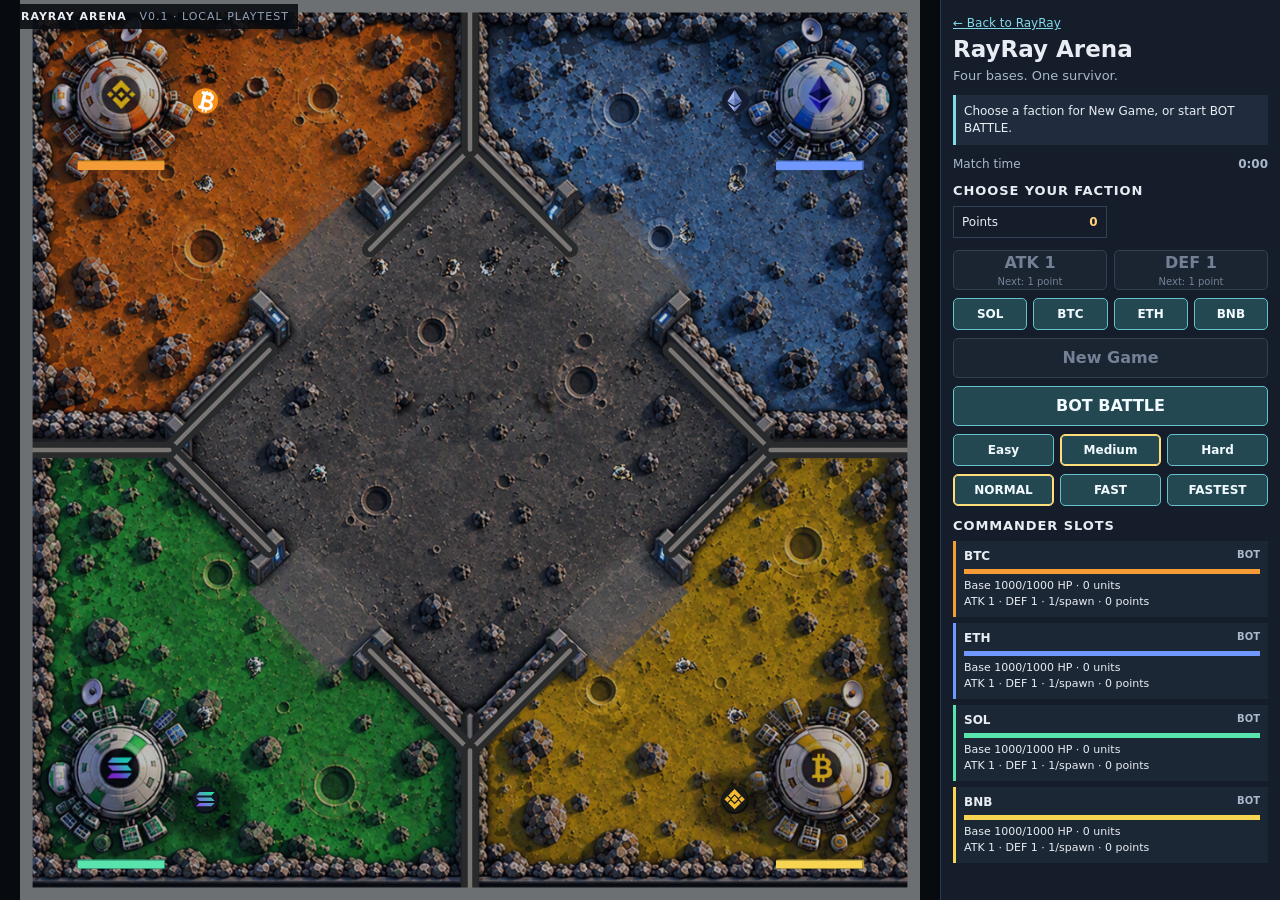
<file: RayRayArena/index.html>
<!doctype html>
<html lang="en">
  <head>
    <meta charset="utf-8" />
    <meta name="viewport" content="width=device-width, initial-scale=1" />
    <meta name="description" content="Play RayRay Arena: command a faction against three bots, or watch an all-bot battle." />
    <base href="../assets/Chat%20Icons/RayRay-game/" />
    <title>RayRay Arena — Playtest</title>
    <link rel="stylesheet" href="arena.css" />
    <script src="simulation.js" defer></script>
    <script src="controllers.js" defer></script>
    <script src="renderer.js" defer></script>
    <script src="game.js" defer></script>
  </head>
  <body>
    <main class="game-layout">
      <section class="battlefield" aria-label="Autonomous four-faction battlefield">
        <canvas id="arena" aria-label="RayRay Arena battlefield. Army and base status are listed in the commander panel."></canvas>
        <p class="arena-caption">RAYRAY ARENA <span>V0.1 · LOCAL PLAYTEST</span></p>
      </section>
      <aside class="command-panel" aria-label="Commander controls">
        <header>
          <a class="arena-back-link" href="../../../index.html">&larr; Back to RayRay</a>
          <h1>RayRay Arena</h1>
          <p>Four bases. One survivor.</p>
        </header>
        <p id="match-status" role="status" aria-live="polite">Loading approved artwork…</p>
        <p class="match-clock">Match time <strong id="clock">0:00</strong></p>
        <section class="human-controls" aria-labelledby="commander-title">
          <h2 id="commander-title">Choose your faction</h2>
          <div class="commander-stats">
            <span>Points <strong id="points">0</strong></span>
          </div>
          <div class="upgrade-buttons">
            <button id="upgrade-atk" type="button" disabled>ATK <strong id="attack">1</strong><small>Loading cost…</small></button>
            <button id="upgrade-def" type="button" disabled>DEF <strong id="defense">1</strong><small>Loading cost…</small></button>
          </div>
          <div class="session-controls">
            <div class="faction-options" role="group" aria-label="Your faction">
              <button id="faction-SOL" type="button" aria-pressed="false" disabled>SOL</button>
              <button id="faction-BTC" type="button" aria-pressed="false" disabled>BTC</button>
              <button id="faction-ETH" type="button" aria-pressed="false" disabled>ETH</button>
              <button id="faction-BNB" type="button" aria-pressed="false" disabled>BNB</button>
            </div>
            <button id="restart" type="button" disabled>New Game</button>
            <button id="bot-battle" type="button" aria-pressed="false" disabled>BOT BATTLE</button>
            <div class="difficulty-options" role="group" aria-label="Match difficulty">
              <button id="difficulty-easy" type="button" aria-pressed="false" disabled>Easy</button>
              <button id="difficulty-medium" type="button" aria-pressed="true" disabled>Medium</button>
              <button id="difficulty-hard" type="button" aria-pressed="false" disabled>Hard</button>
            </div>
            <div class="speed-options" role="group" aria-label="Unit movement speed">
              <button id="speed-normal" type="button" aria-pressed="true" disabled>NORMAL</button>
              <button id="speed-fast" type="button" aria-pressed="false" disabled>FAST</button>
              <button id="speed-fastest" type="button" aria-pressed="false" disabled>FASTEST</button>
            </div>
          </div>
          <p id="command-message" role="status" aria-live="polite"></p>
        </section>
        <section aria-labelledby="factions-title">
          <h2 id="factions-title">Commander slots</h2>
          <div id="factions"></div>
        </section>
      </aside>
    </main>
  </body>
</html>
</file>
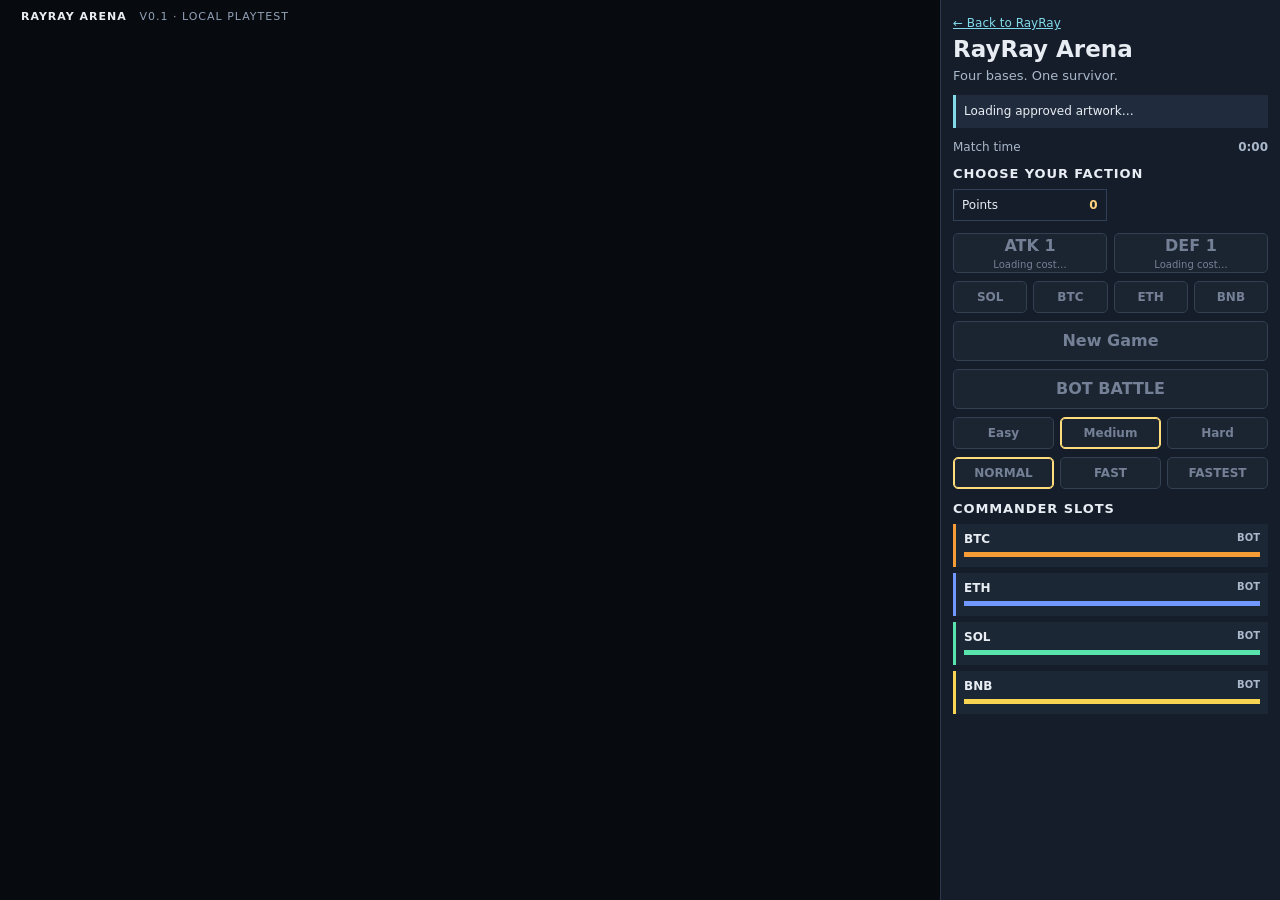
<file: assets/Chat Icons/RayRay-game/index.html>
<!doctype html>
<html lang="en">
  <head>
    <meta charset="utf-8" />
    <meta name="viewport" content="width=device-width, initial-scale=1" />
    <meta http-equiv="refresh" content="0; url=../../../RayRayArena/index.html" />
    <title>RayRay Arena</title>
  </head>
  <body>
    <p><a href="../../../RayRayArena/index.html">Open RayRay Arena</a></p>
  </body>
</html>
</file>
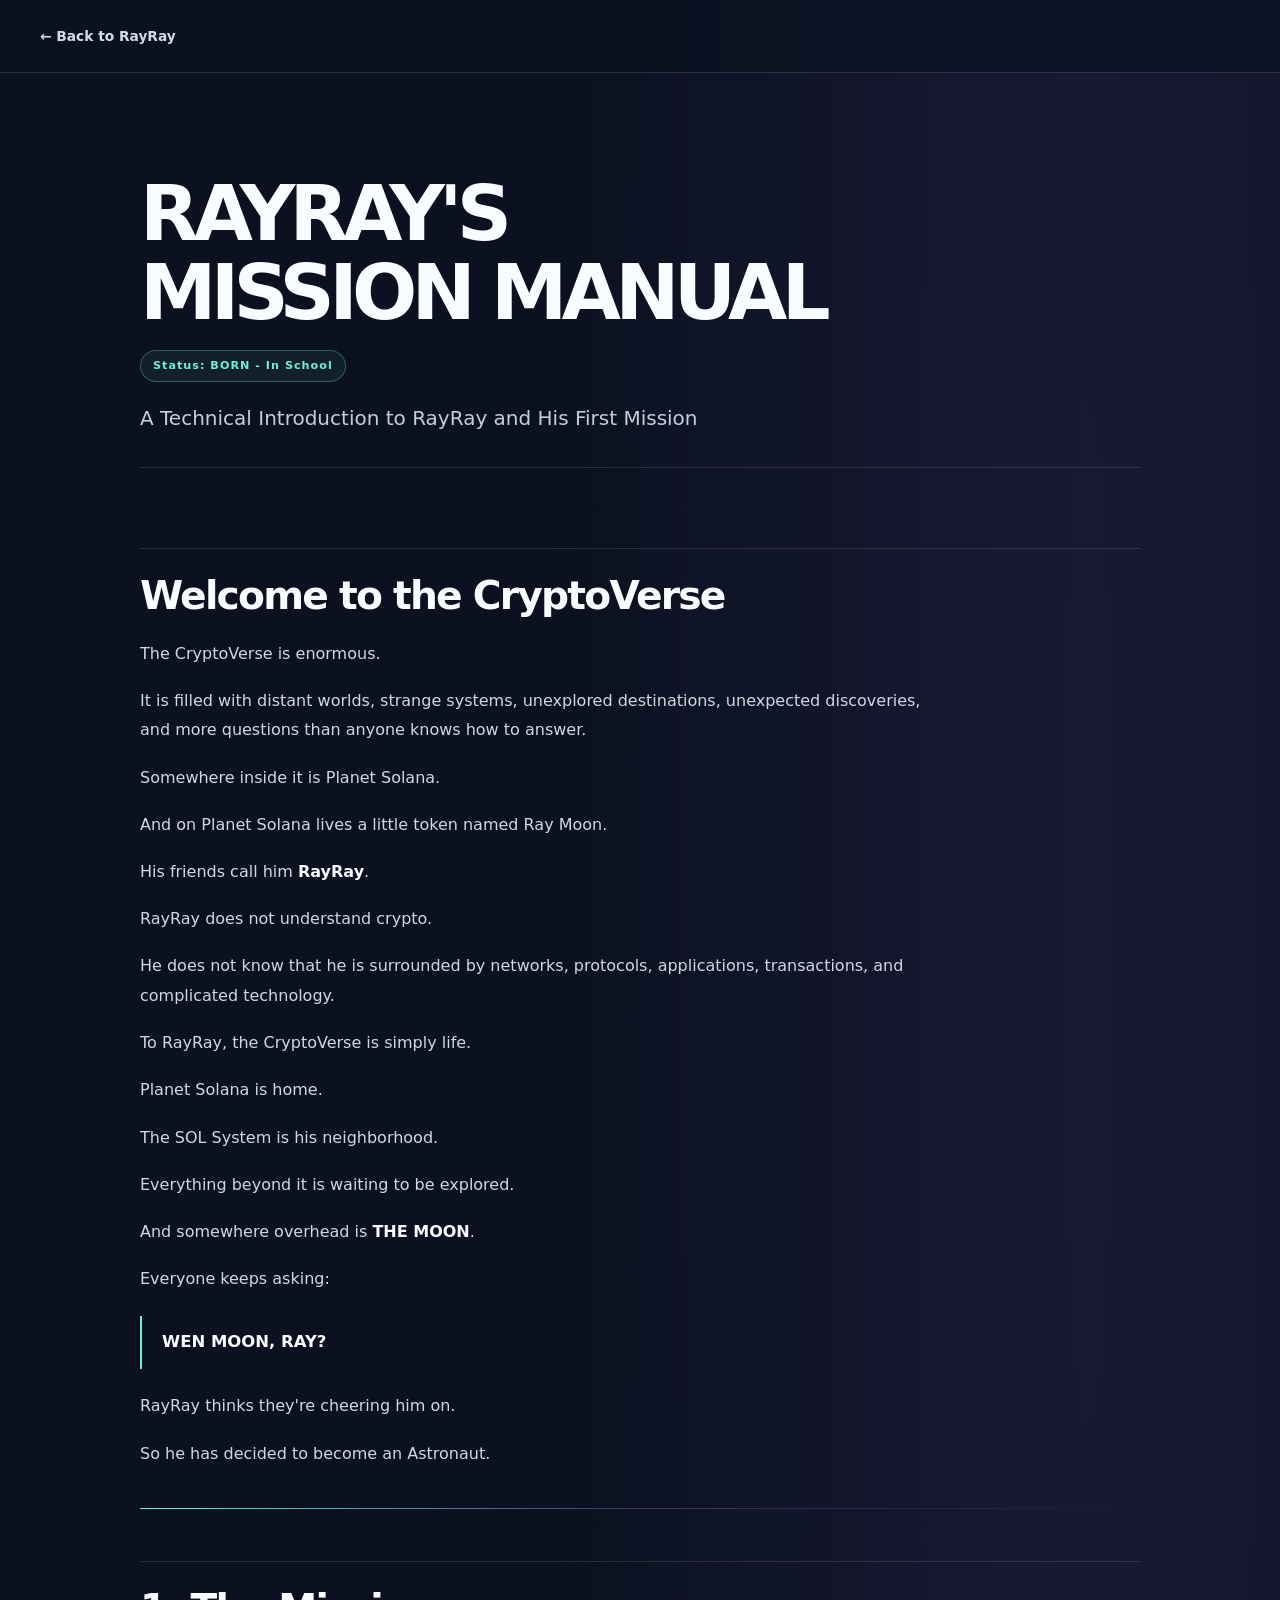
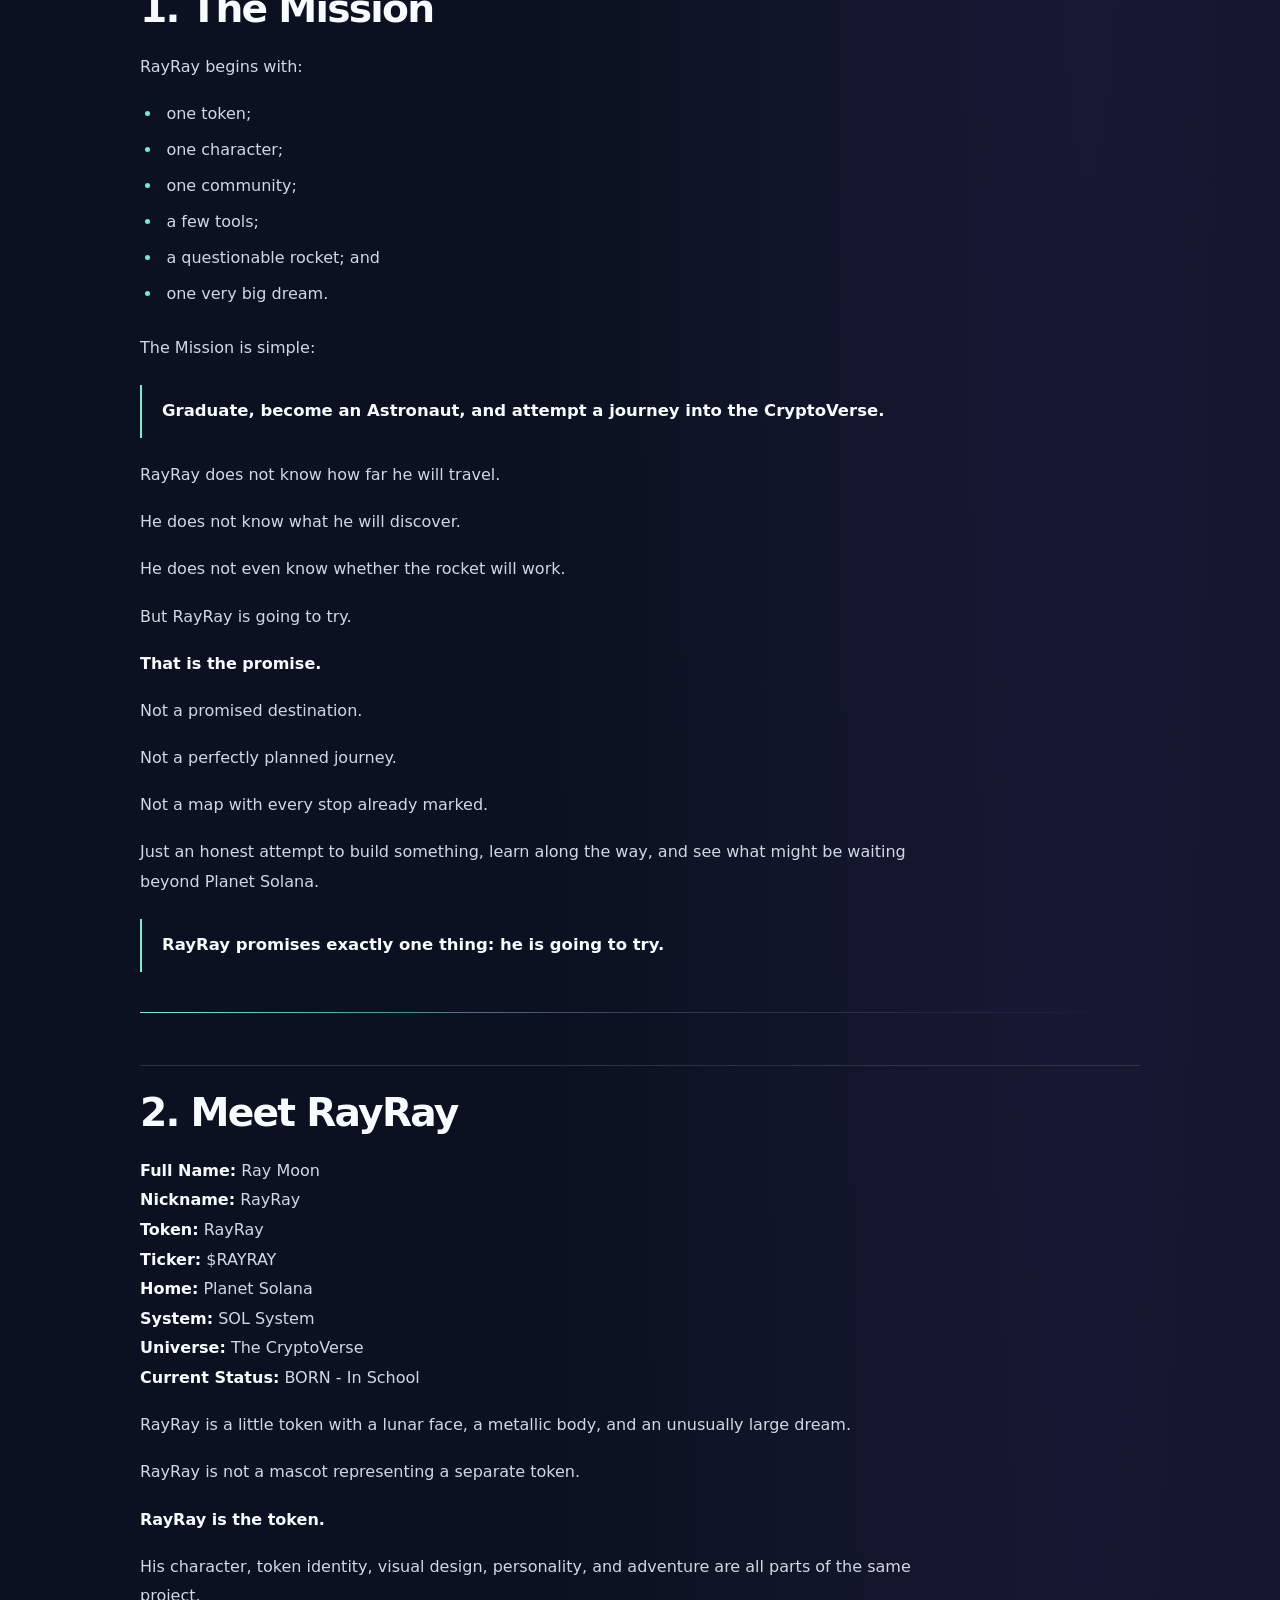
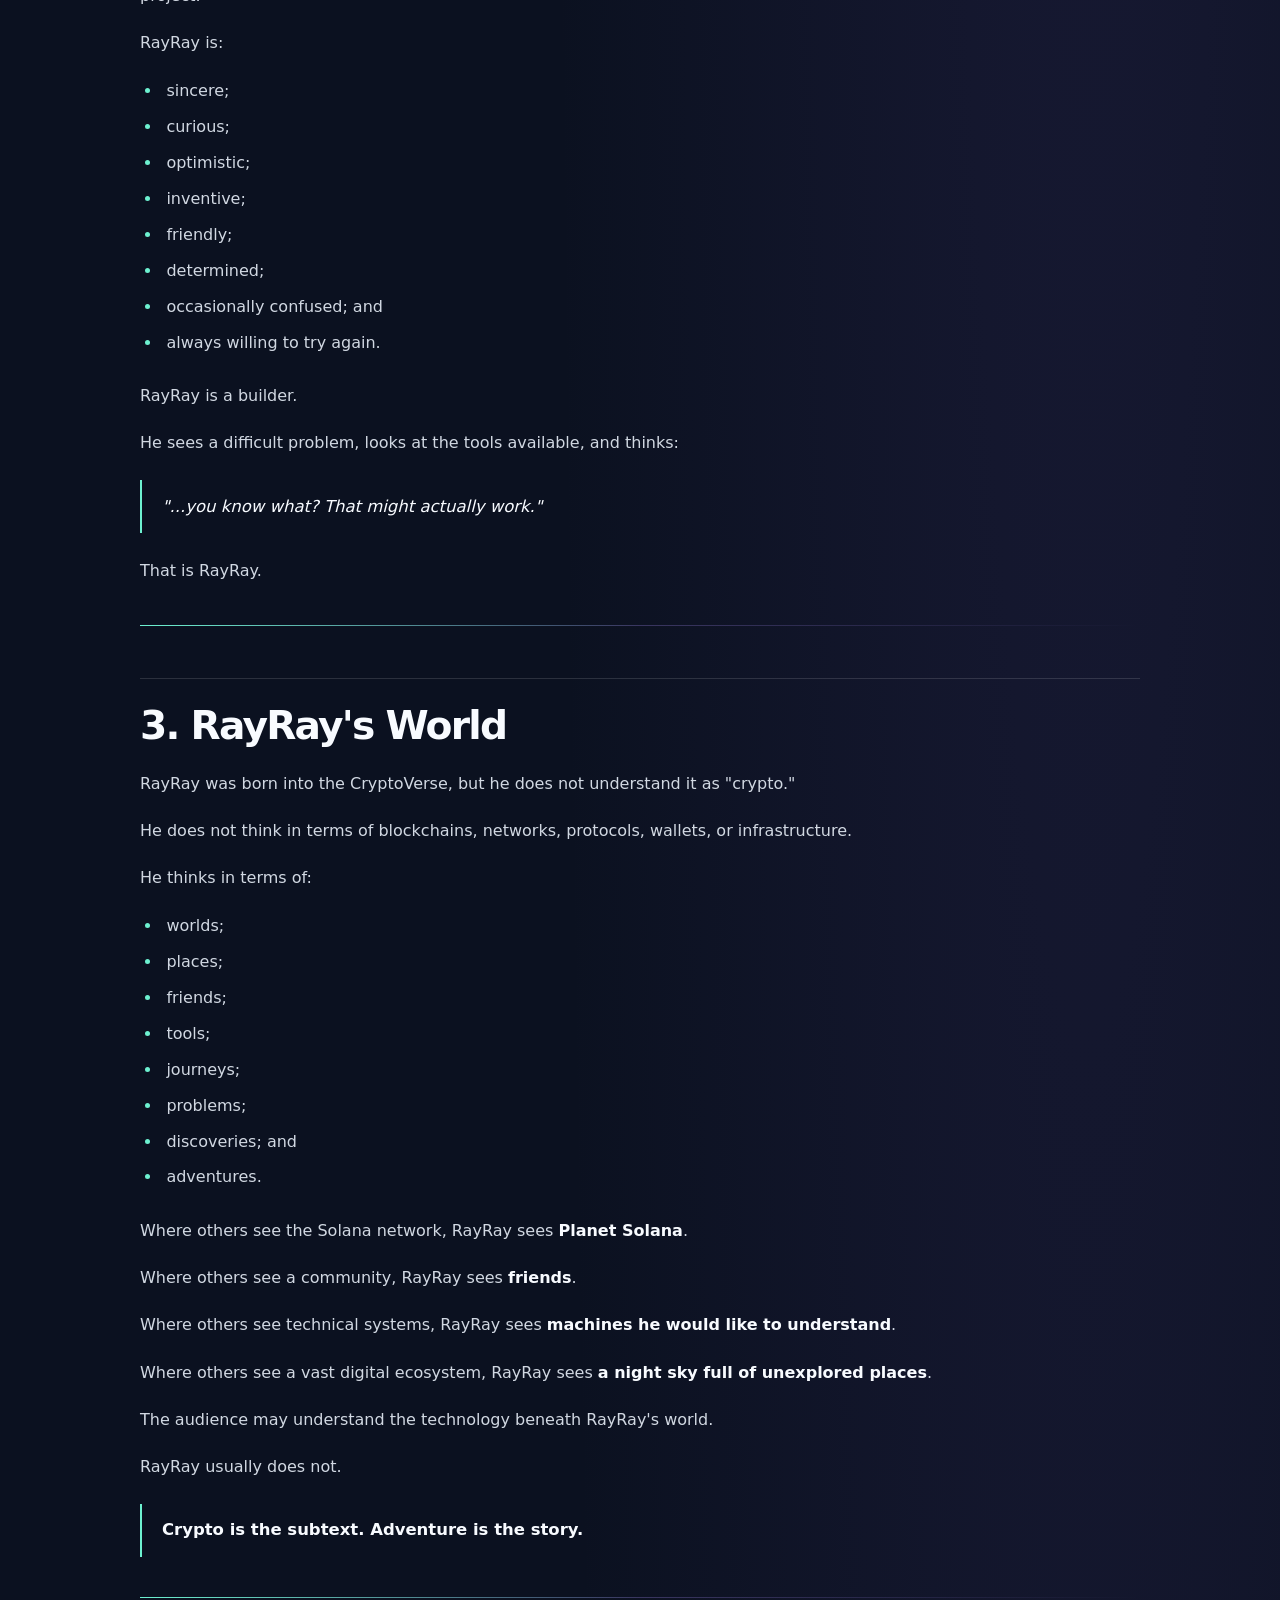
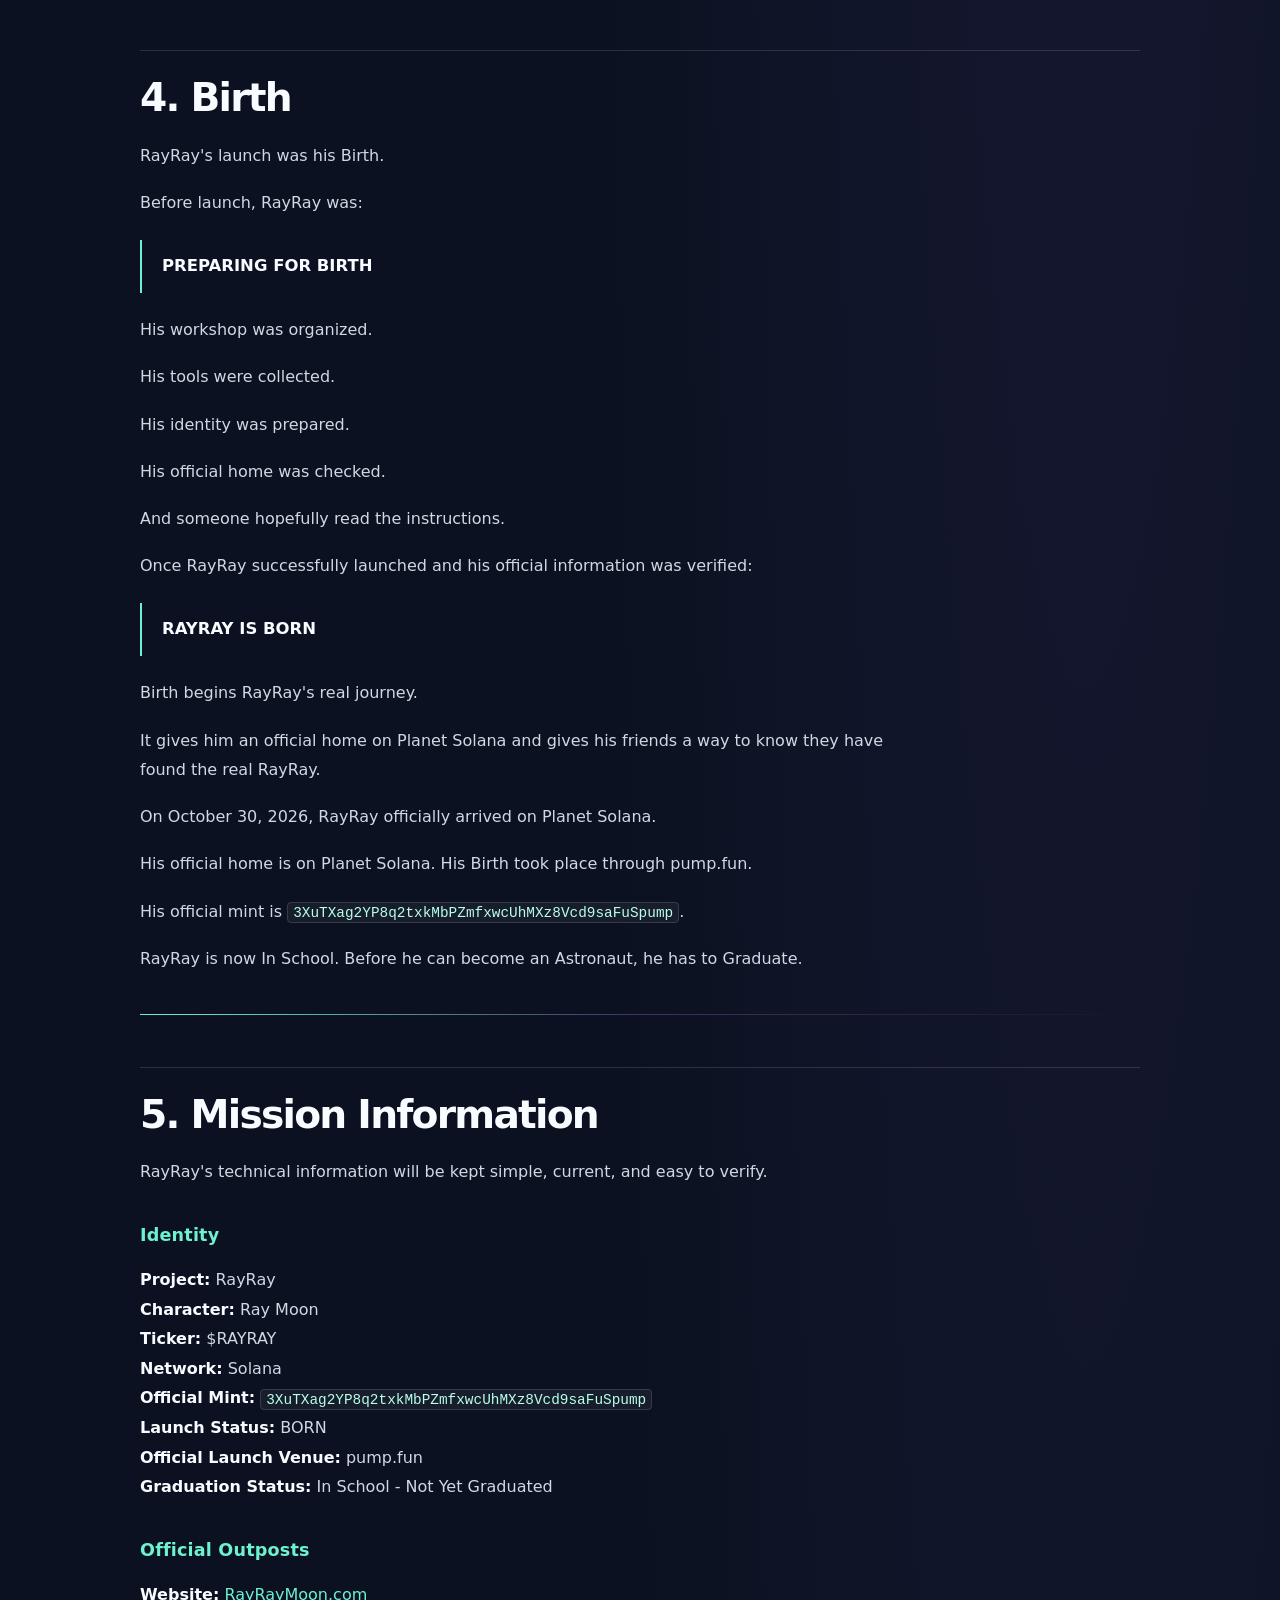
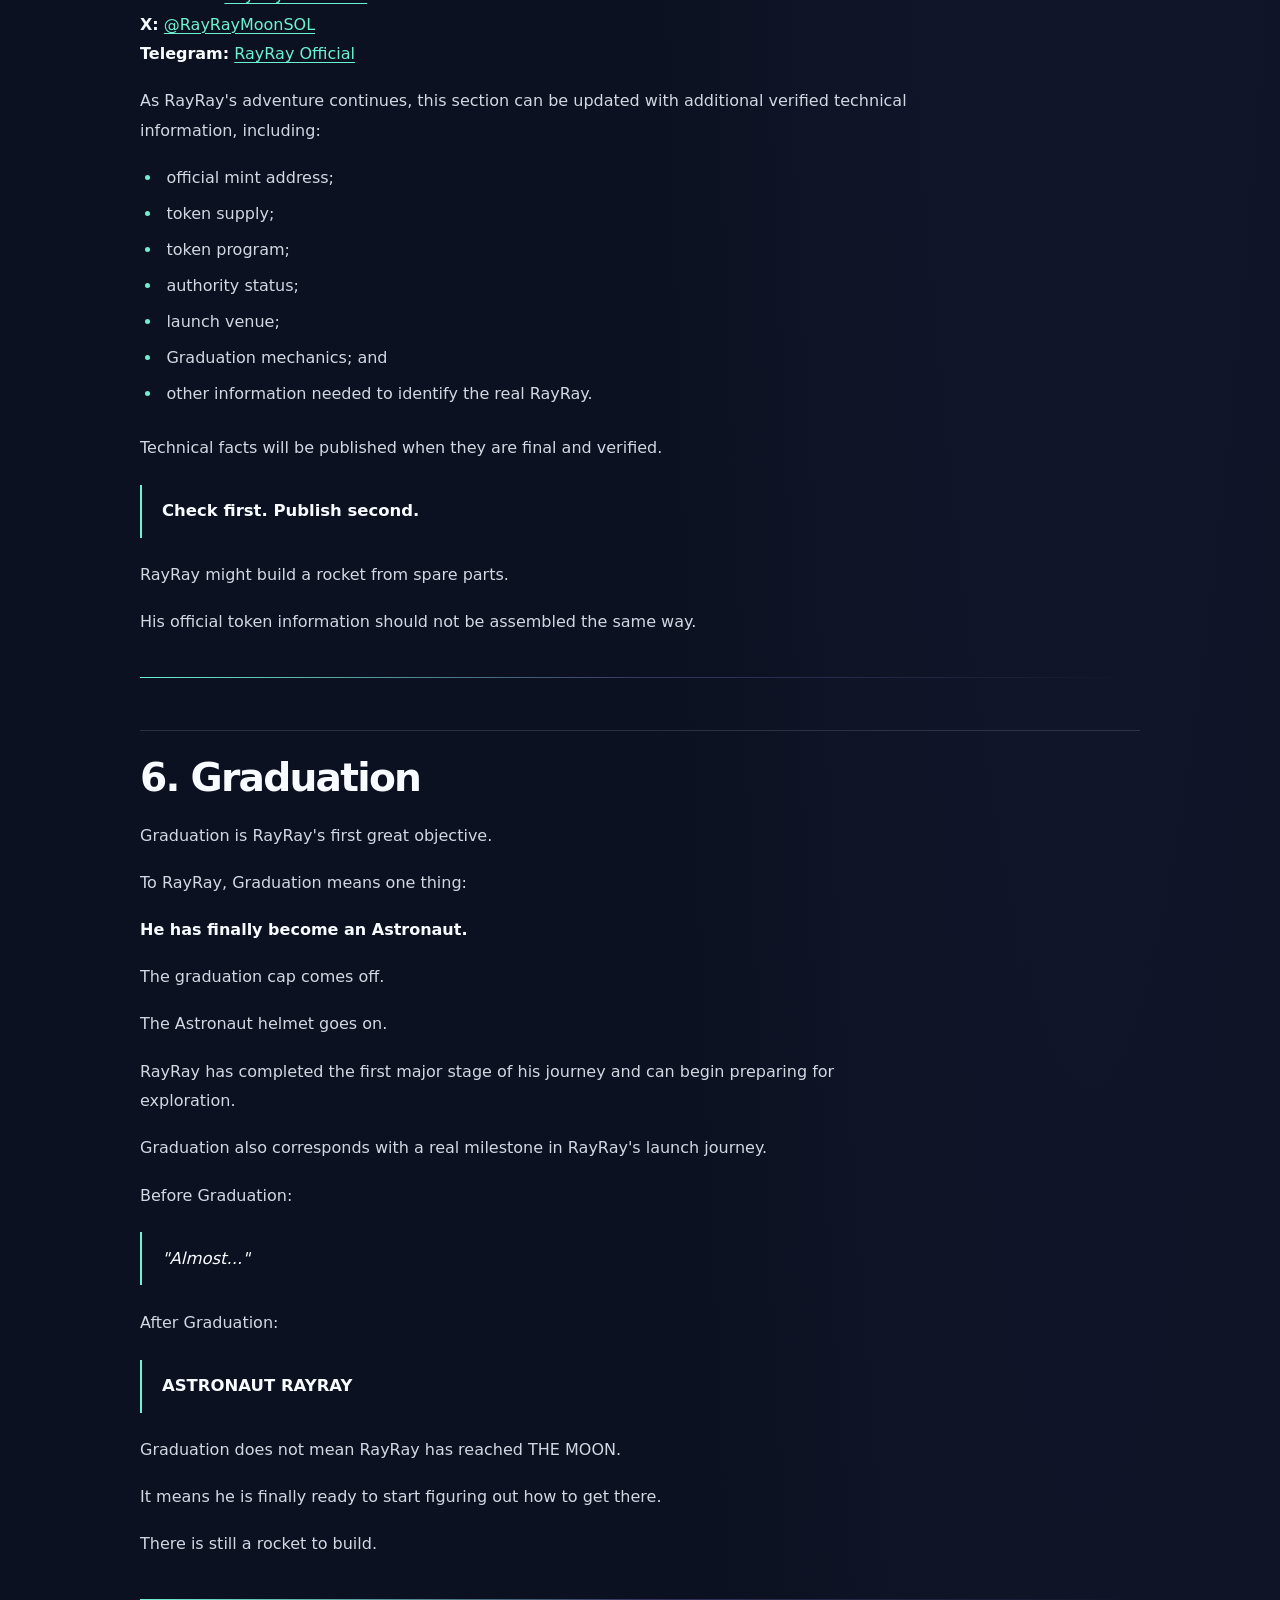
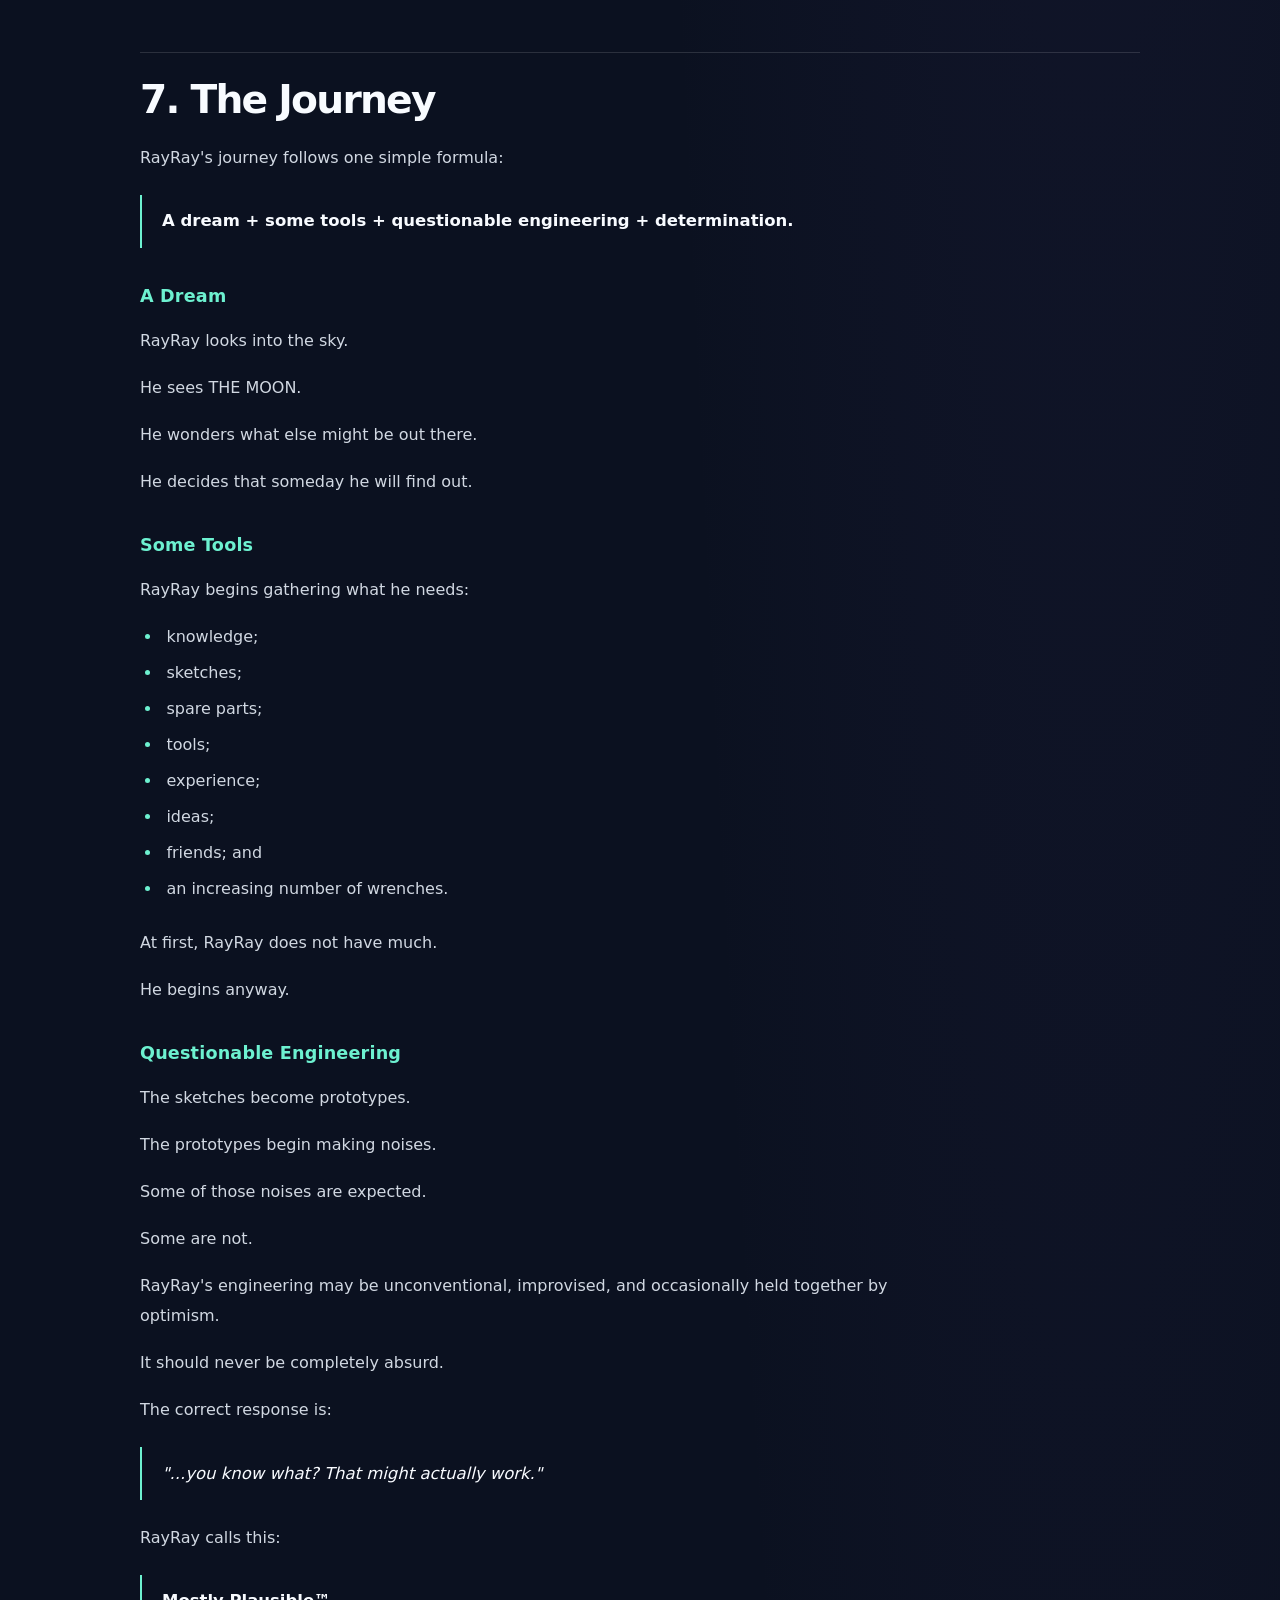
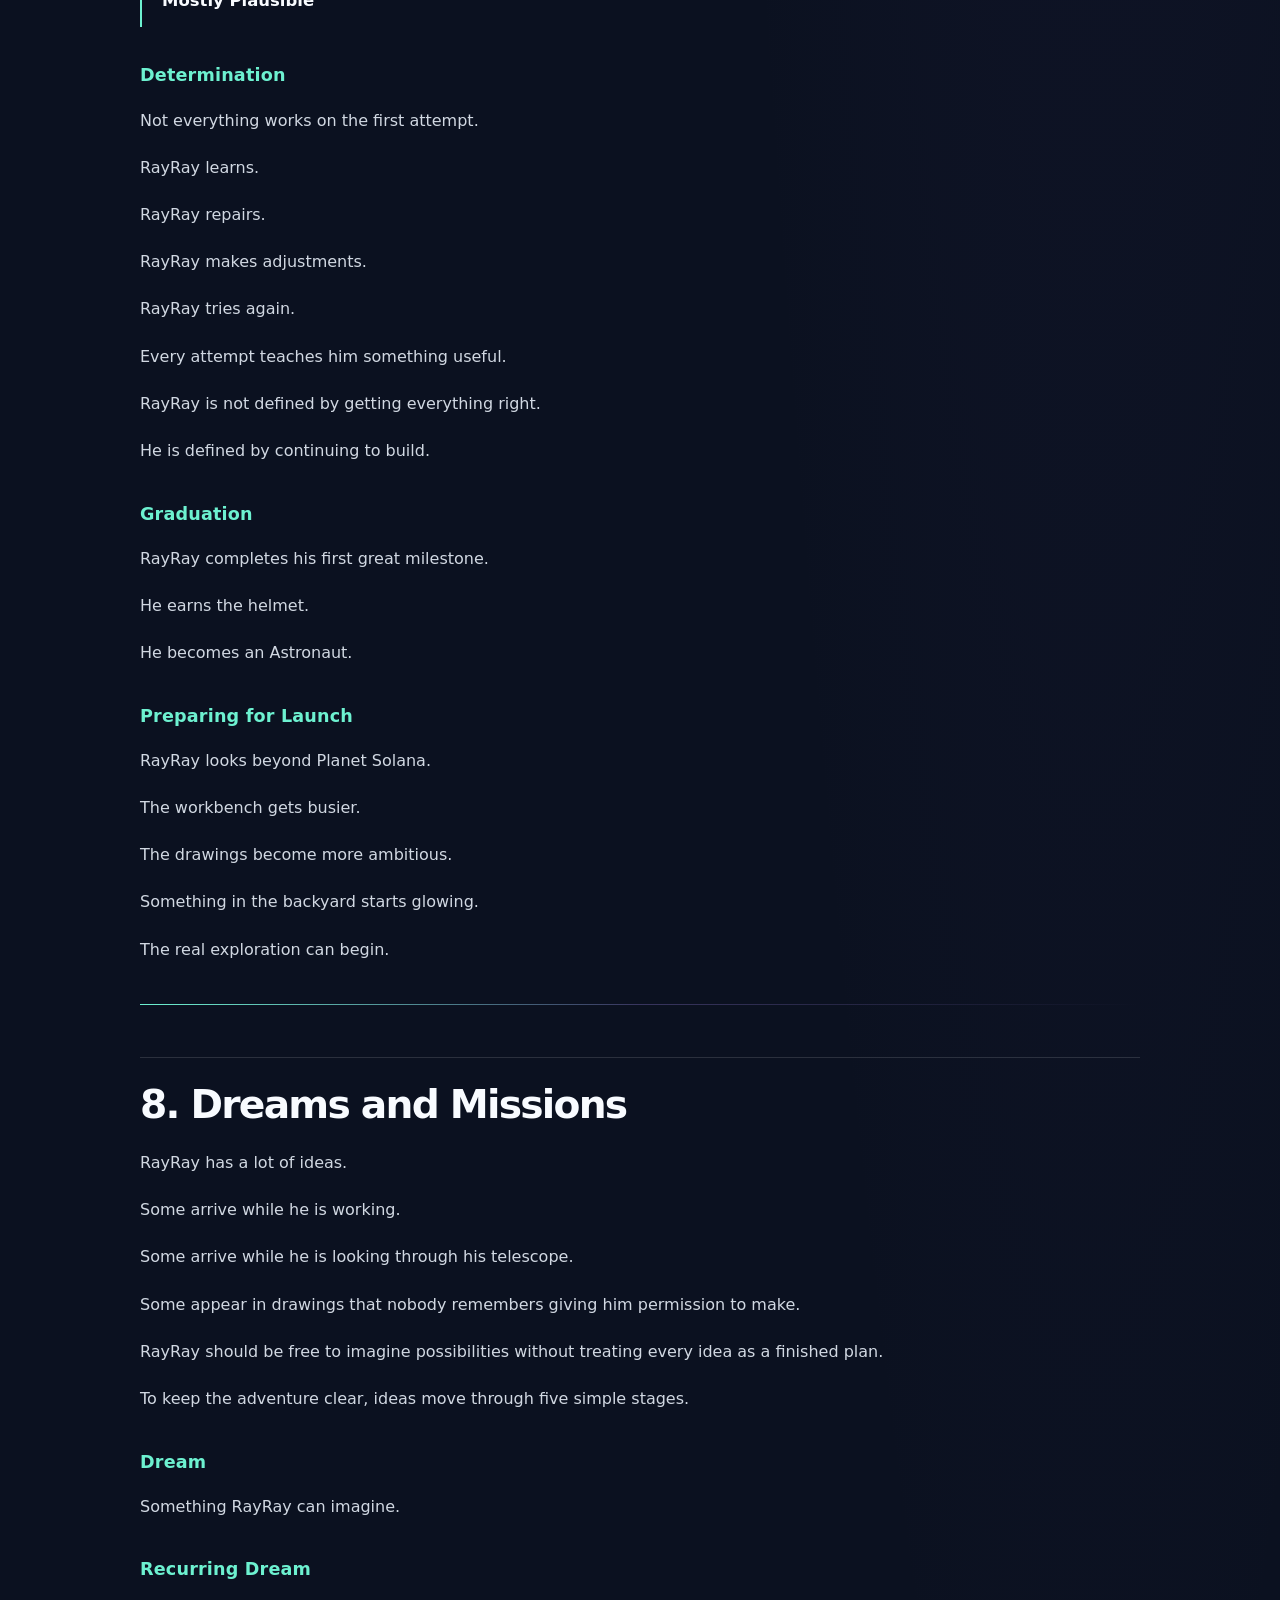
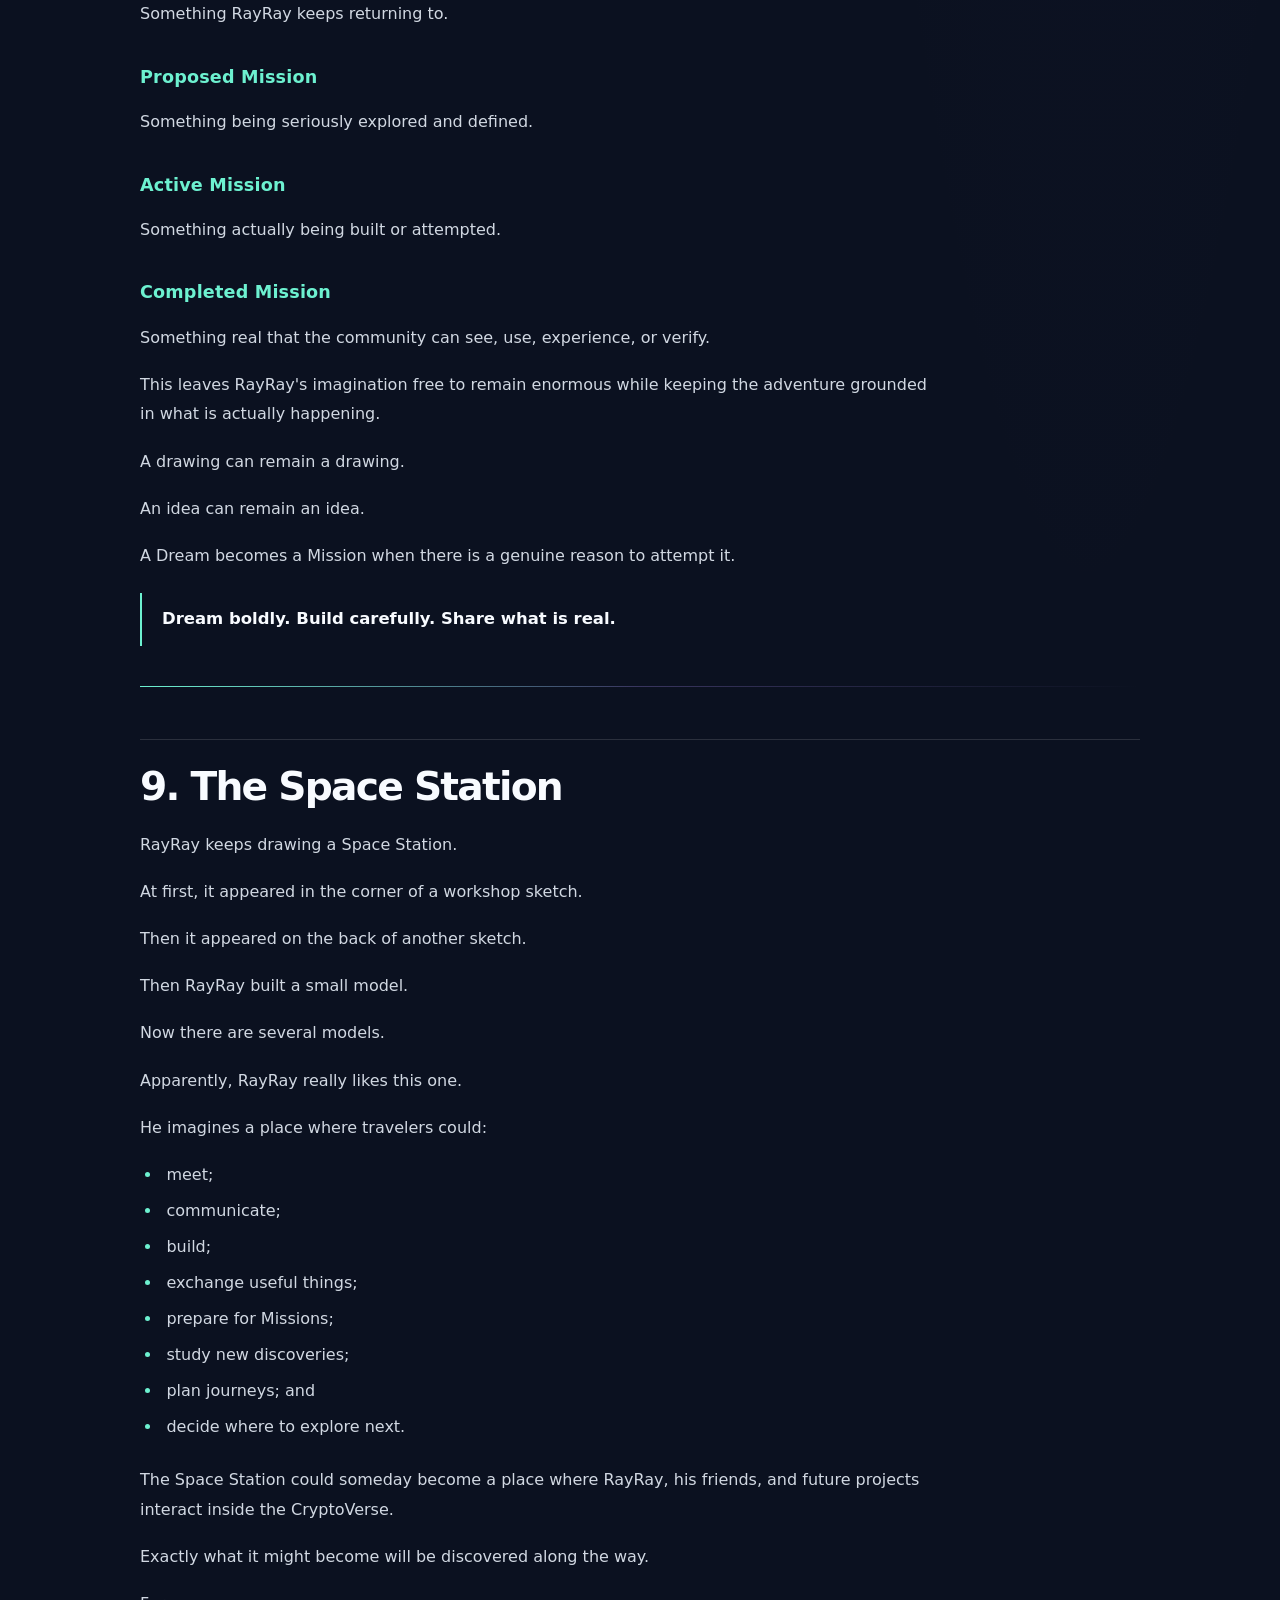
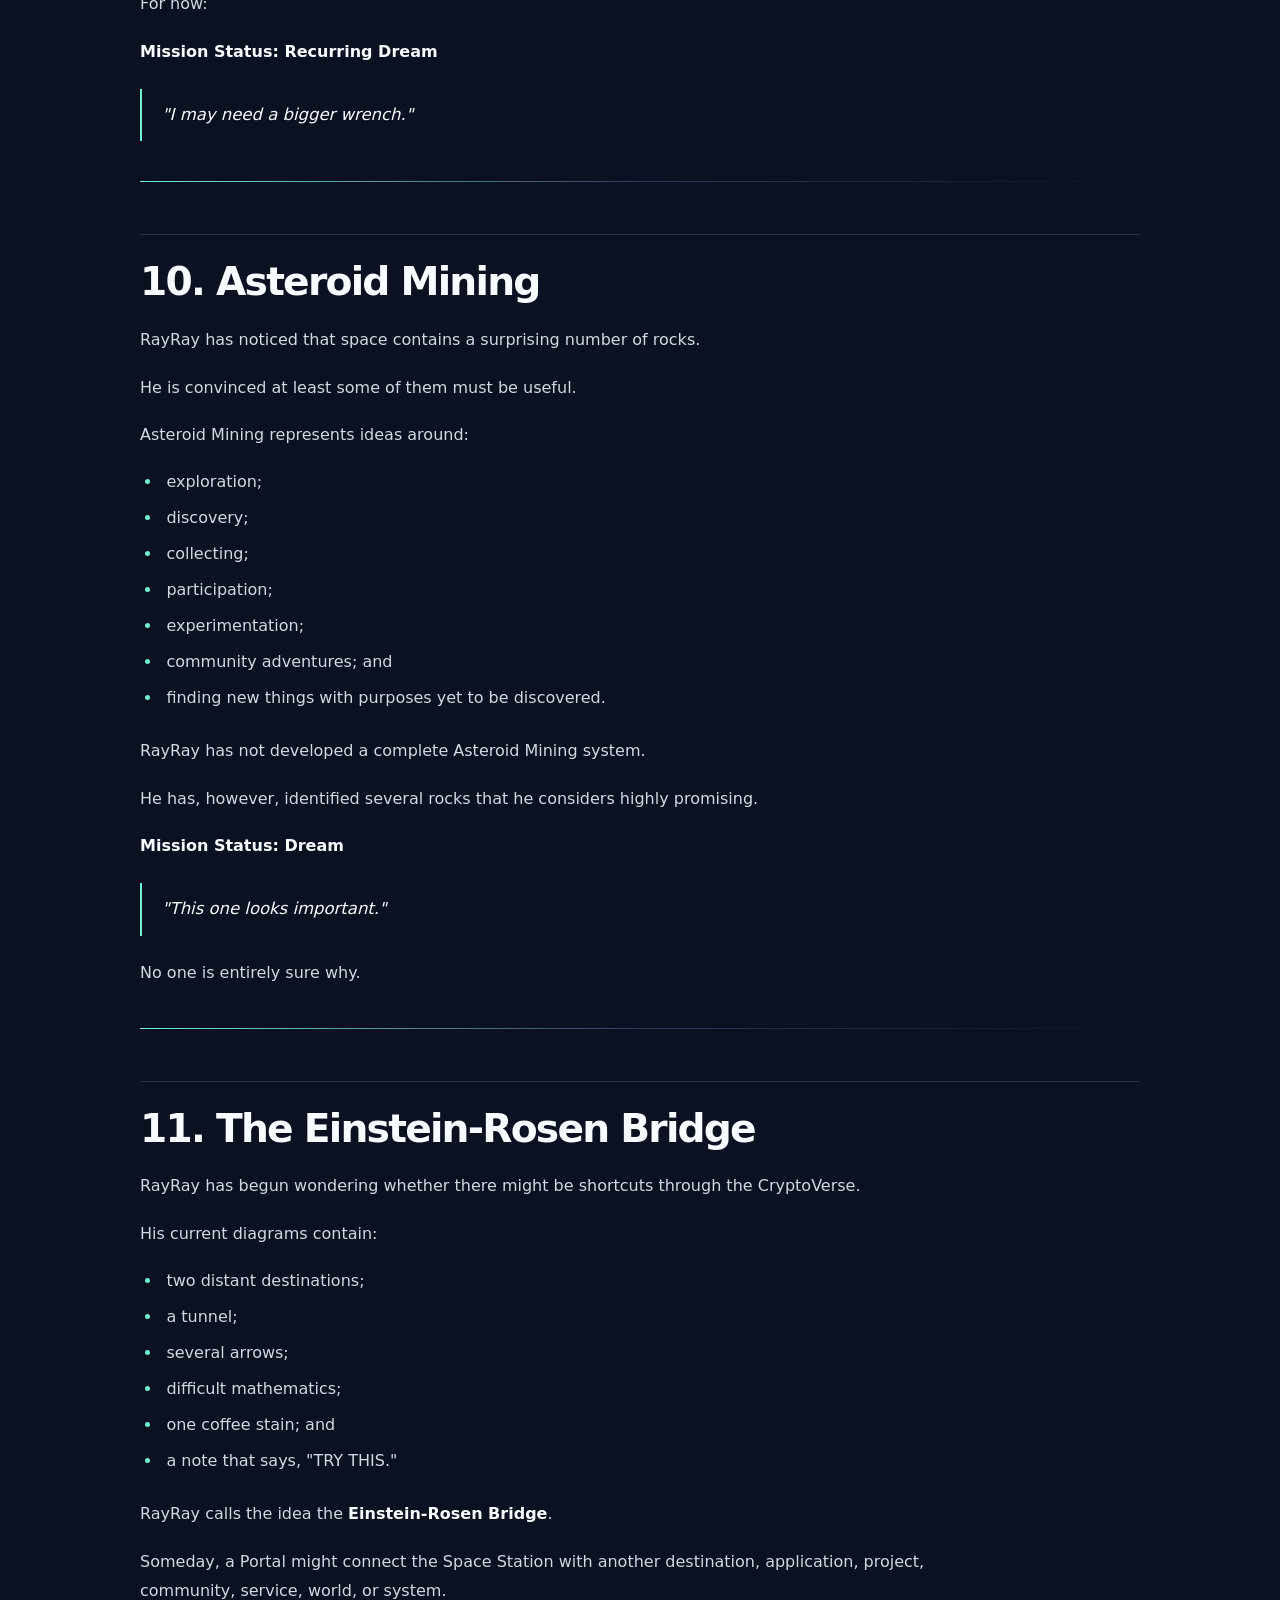
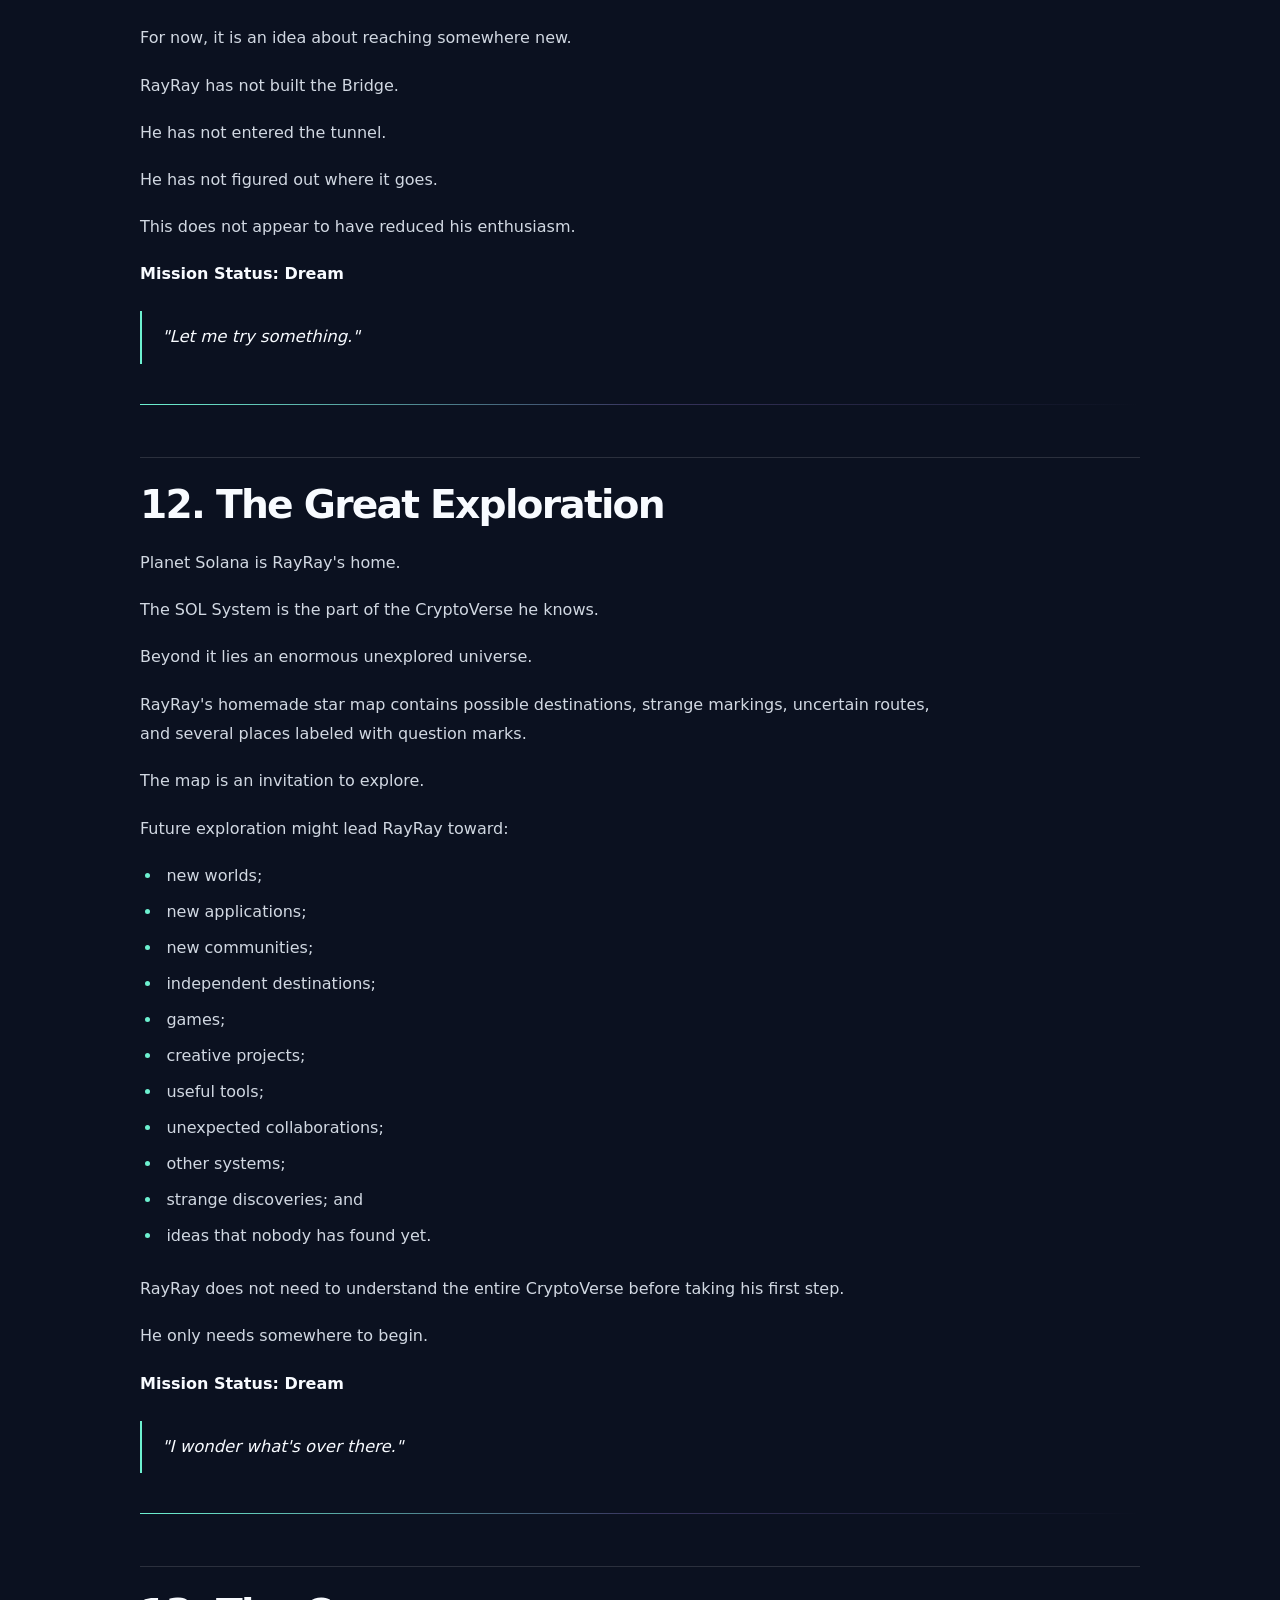
<file: mission-manual.html>
<!doctype html>
<html lang="en">
  <head>
    <meta charset="utf-8" />
    <meta name="viewport" content="width=device-width, initial-scale=1" />
    <meta
      name="description"
      content="RayRay's technical reference for token mechanics, launch details, security, risks, and mission possibilities."
    />
    <meta name="theme-color" content="#0b1120" />
    <title>RayRay's Mission Manual</title>
    <link rel="stylesheet" href="style.css" />
  </head>
  <body class="manual-page">
    <a class="skip-link" href="#manual-content">Skip to manual</a>
    <header class="manual-topbar" id="manual-top">
      <div class="manual-topbar-inner content-width">
        <a class="manual-back-link" href="index.html">&larr; Back to RayRay</a>
      </div>
    </header>

    <main class="manual-layout content-width">
      <header class="manual-cover">
        <h1>RAYRAY'S MISSION MANUAL</h1>
        <p class="manual-status">Status: BORN - In School</p>
        <p class="manual-subtitle">A Technical Introduction to RayRay and His First Mission</p>
      </header>
      <article class="manual-document" id="manual-content">
        <h2>Welcome to the CryptoVerse</h2>
        <p>The CryptoVerse is enormous.</p>
        <p>It is filled with distant worlds, strange systems, unexplored destinations, unexpected discoveries, and more questions than anyone knows how to answer.</p>
        <p>Somewhere inside it is Planet Solana.</p>
        <p>And on Planet Solana lives a little token named Ray Moon.</p>
        <p>His friends call him <strong>RayRay</strong>.</p>
        <p>RayRay does not understand crypto.</p>
        <p>He does not know that he is surrounded by networks, protocols, applications, transactions, and complicated technology.</p>
        <p>To RayRay, the CryptoVerse is simply life.</p>
        <p>Planet Solana is home.</p>
        <p>The SOL System is his neighborhood.</p>
        <p>Everything beyond it is waiting to be explored.</p>
        <p>And somewhere overhead is <strong>THE MOON</strong>.</p>
        <p>Everyone keeps asking:</p>
        <blockquote><p><strong>WEN MOON, RAY?</strong></p></blockquote>
        <p>RayRay thinks they're cheering him on.</p>
        <p>So he has decided to become an Astronaut.</p>
        <hr />
        <h2>1. The Mission</h2>
        <p>RayRay begins with:</p>
        <ul>
        <li>one token;</li>
        <li>one character;</li>
        <li>one community;</li>
        <li>a few tools;</li>
        <li>a questionable rocket; and</li>
        <li>one very big dream.</li>
        </ul>
        <p>The Mission is simple:</p>
        <blockquote><p><strong>Graduate, become an Astronaut, and attempt a journey into the CryptoVerse.</strong></p></blockquote>
        <p>RayRay does not know how far he will travel.</p>
        <p>He does not know what he will discover.</p>
        <p>He does not even know whether the rocket will work.</p>
        <p>But RayRay is going to try.</p>
        <p><strong>That is the promise.</strong></p>
        <p>Not a promised destination.</p>
        <p>Not a perfectly planned journey.</p>
        <p>Not a map with every stop already marked.</p>
        <p>Just an honest attempt to build something, learn along the way, and see what might be waiting beyond Planet Solana.</p>
        <blockquote><p><strong>RayRay promises exactly one thing: he is going to try.</strong></p></blockquote>
        <hr />
        <h2>2. Meet RayRay</h2>
        <p><strong>Full Name:</strong> Ray Moon<br /> <strong>Nickname:</strong> RayRay<br /> <strong>Token:</strong> RayRay<br /> <strong>Ticker:</strong> $RAYRAY<br /> <strong>Home:</strong> Planet Solana<br /> <strong>System:</strong> SOL System<br /> <strong>Universe:</strong> The CryptoVerse<br /> <strong>Current Status:</strong> BORN - In School</p>
        <p>RayRay is a little token with a lunar face, a metallic body, and an unusually large dream.</p>
        <p>RayRay is not a mascot representing a separate token.</p>
        <p><strong>RayRay is the token.</strong></p>
        <p>His character, token identity, visual design, personality, and adventure are all parts of the same project.</p>
        <p>RayRay is:</p>
        <ul>
        <li>sincere;</li>
        <li>curious;</li>
        <li>optimistic;</li>
        <li>inventive;</li>
        <li>friendly;</li>
        <li>determined;</li>
        <li>occasionally confused; and</li>
        <li>always willing to try again.</li>
        </ul>
        <p>RayRay is a builder.</p>
        <p>He sees a difficult problem, looks at the tools available, and thinks:</p>
        <blockquote><p><em>"...you know what? That might actually work."</em></p></blockquote>
        <p>That is RayRay.</p>
        <hr />
        <h2>3. RayRay's World</h2>
        <p>RayRay was born into the CryptoVerse, but he does not understand it as "crypto."</p>
        <p>He does not think in terms of blockchains, networks, protocols, wallets, or infrastructure.</p>
        <p>He thinks in terms of:</p>
        <ul>
        <li>worlds;</li>
        <li>places;</li>
        <li>friends;</li>
        <li>tools;</li>
        <li>journeys;</li>
        <li>problems;</li>
        <li>discoveries; and</li>
        <li>adventures.</li>
        </ul>
        <p>Where others see the Solana network, RayRay sees <strong>Planet Solana</strong>.</p>
        <p>Where others see a community, RayRay sees <strong>friends</strong>.</p>
        <p>Where others see technical systems, RayRay sees <strong>machines he would like to understand</strong>.</p>
        <p>Where others see a vast digital ecosystem, RayRay sees <strong>a night sky full of unexplored places</strong>.</p>
        <p>The audience may understand the technology beneath RayRay's world.</p>
        <p>RayRay usually does not.</p>
        <blockquote><p><strong>Crypto is the subtext. Adventure is the story.</strong></p></blockquote>
        <hr />
        <h2>4. Birth</h2>
        <p>RayRay's launch was his Birth.</p>
        <p>Before launch, RayRay was:</p>
        <blockquote><p><strong>PREPARING FOR BIRTH</strong></p></blockquote>
        <p>His workshop was organized.</p>
        <p>His tools were collected.</p>
        <p>His identity was prepared.</p>
        <p>His official home was checked.</p>
        <p>And someone hopefully read the instructions.</p>
        <p>Once RayRay successfully launched and his official information was verified:</p>
        <blockquote><p><strong>RAYRAY IS BORN</strong></p></blockquote>
        <p>Birth begins RayRay's real journey.</p>
        <p>It gives him an official home on Planet Solana and gives his friends a way to know they have found the real RayRay.</p>
        <p>On October 30, 2026, RayRay officially arrived on Planet Solana.</p>
        <p>His official home is on Planet Solana. His Birth took place through pump.fun.</p>
        <p>His official mint is <code>3XuTXag2YP8q2txkMbPZmfxwcUhMXz8Vcd9saFuSpump</code>.</p>
        <p>RayRay is now In School. Before he can become an Astronaut, he has to Graduate.</p>
        <hr />
        <h2>5. Mission Information</h2>
        <p>RayRay's technical information will be kept simple, current, and easy to verify.</p>
        <h3>Identity</h3>
        <p><strong>Project:</strong> RayRay<br /> <strong>Character:</strong> Ray Moon<br /> <strong>Ticker:</strong> $RAYRAY<br /> <strong>Network:</strong> Solana<br /> <strong>Official Mint:</strong> <code>3XuTXag2YP8q2txkMbPZmfxwcUhMXz8Vcd9saFuSpump</code><br /> <strong>Launch Status:</strong> BORN<br /> <strong>Official Launch Venue:</strong> pump.fun<br /> <strong>Graduation Status:</strong> In School - Not Yet Graduated</p>
        <h3>Official Outposts</h3>
        <p><strong>Website:</strong> <a href="https://RayRayMoon.com" target="_blank" rel="noopener noreferrer">RayRayMoon.com</a><br /> <strong>X:</strong> <a href="https://x.com/RayRayMoonSOL" target="_blank" rel="noopener noreferrer">@RayRayMoonSOL</a><br /> <strong>Telegram:</strong> <a href="https://t.me/OFFICIALRayRaySOL" target="_blank" rel="noopener noreferrer">RayRay Official</a></p>
        <p>As RayRay's adventure continues, this section can be updated with additional verified technical information, including:</p>
        <ul>
        <li>official mint address;</li>
        <li>token supply;</li>
        <li>token program;</li>
        <li>authority status;</li>
        <li>launch venue;</li>
        <li>Graduation mechanics; and</li>
        <li>other information needed to identify the real RayRay.</li>
        </ul>
        <p>Technical facts will be published when they are final and verified.</p>
        <blockquote><p><strong>Check first. Publish second.</strong></p></blockquote>
        <p>RayRay might build a rocket from spare parts.</p>
        <p>His official token information should not be assembled the same way.</p>
        <hr />
        <h2>6. Graduation</h2>
        <p>Graduation is RayRay's first great objective.</p>
        <p>To RayRay, Graduation means one thing:</p>
        <p><strong>He has finally become an Astronaut.</strong></p>
        <p>The graduation cap comes off.</p>
        <p>The Astronaut helmet goes on.</p>
        <p>RayRay has completed the first major stage of his journey and can begin preparing for exploration.</p>
        <p>Graduation also corresponds with a real milestone in RayRay's launch journey.</p>
        <p>Before Graduation:</p>
        <blockquote><p><em>"Almost..."</em></p></blockquote>
        <p>After Graduation:</p>
        <blockquote><p><strong>ASTRONAUT RAYRAY</strong></p></blockquote>
        <p>Graduation does not mean RayRay has reached THE MOON.</p>
        <p>It means he is finally ready to start figuring out how to get there.</p>
        <p>There is still a rocket to build.</p>
        <hr />
        <h2>7. The Journey</h2>
        <p>RayRay's journey follows one simple formula:</p>
        <blockquote><p><strong>A dream + some tools + questionable engineering + determination.</strong></p></blockquote>
        <h3>A Dream</h3>
        <p>RayRay looks into the sky.</p>
        <p>He sees THE MOON.</p>
        <p>He wonders what else might be out there.</p>
        <p>He decides that someday he will find out.</p>
        <h3>Some Tools</h3>
        <p>RayRay begins gathering what he needs:</p>
        <ul>
        <li>knowledge;</li>
        <li>sketches;</li>
        <li>spare parts;</li>
        <li>tools;</li>
        <li>experience;</li>
        <li>ideas;</li>
        <li>friends; and</li>
        <li>an increasing number of wrenches.</li>
        </ul>
        <p>At first, RayRay does not have much.</p>
        <p>He begins anyway.</p>
        <h3>Questionable Engineering</h3>
        <p>The sketches become prototypes.</p>
        <p>The prototypes begin making noises.</p>
        <p>Some of those noises are expected.</p>
        <p>Some are not.</p>
        <p>RayRay's engineering may be unconventional, improvised, and occasionally held together by optimism.</p>
        <p>It should never be completely absurd.</p>
        <p>The correct response is:</p>
        <blockquote><p><em>"...you know what? That might actually work."</em></p></blockquote>
        <p>RayRay calls this:</p>
        <blockquote><p><strong>Mostly Plausible™</strong></p></blockquote>
        <h3>Determination</h3>
        <p>Not everything works on the first attempt.</p>
        <p>RayRay learns.</p>
        <p>RayRay repairs.</p>
        <p>RayRay makes adjustments.</p>
        <p>RayRay tries again.</p>
        <p>Every attempt teaches him something useful.</p>
        <p>RayRay is not defined by getting everything right.</p>
        <p>He is defined by continuing to build.</p>
        <h3>Graduation</h3>
        <p>RayRay completes his first great milestone.</p>
        <p>He earns the helmet.</p>
        <p>He becomes an Astronaut.</p>
        <h3>Preparing for Launch</h3>
        <p>RayRay looks beyond Planet Solana.</p>
        <p>The workbench gets busier.</p>
        <p>The drawings become more ambitious.</p>
        <p>Something in the backyard starts glowing.</p>
        <p>The real exploration can begin.</p>
        <hr />
        <h2>8. Dreams and Missions</h2>
        <p>RayRay has a lot of ideas.</p>
        <p>Some arrive while he is working.</p>
        <p>Some arrive while he is looking through his telescope.</p>
        <p>Some appear in drawings that nobody remembers giving him permission to make.</p>
        <p>RayRay should be free to imagine possibilities without treating every idea as a finished plan.</p>
        <p>To keep the adventure clear, ideas move through five simple stages.</p>
        <h3>Dream</h3>
        <p>Something RayRay can imagine.</p>
        <h3>Recurring Dream</h3>
        <p>Something RayRay keeps returning to.</p>
        <h3>Proposed Mission</h3>
        <p>Something being seriously explored and defined.</p>
        <h3>Active Mission</h3>
        <p>Something actually being built or attempted.</p>
        <h3>Completed Mission</h3>
        <p>Something real that the community can see, use, experience, or verify.</p>
        <p>This leaves RayRay's imagination free to remain enormous while keeping the adventure grounded in what is actually happening.</p>
        <p>A drawing can remain a drawing.</p>
        <p>An idea can remain an idea.</p>
        <p>A Dream becomes a Mission when there is a genuine reason to attempt it.</p>
        <blockquote><p><strong>Dream boldly. Build carefully. Share what is real.</strong></p></blockquote>
        <hr />
        <h2>9. The Space Station</h2>
        <p>RayRay keeps drawing a Space Station.</p>
        <p>At first, it appeared in the corner of a workshop sketch.</p>
        <p>Then it appeared on the back of another sketch.</p>
        <p>Then RayRay built a small model.</p>
        <p>Now there are several models.</p>
        <p>Apparently, RayRay really likes this one.</p>
        <p>He imagines a place where travelers could:</p>
        <ul>
        <li>meet;</li>
        <li>communicate;</li>
        <li>build;</li>
        <li>exchange useful things;</li>
        <li>prepare for Missions;</li>
        <li>study new discoveries;</li>
        <li>plan journeys; and</li>
        <li>decide where to explore next.</li>
        </ul>
        <p>The Space Station could someday become a place where RayRay, his friends, and future projects interact inside the CryptoVerse.</p>
        <p>Exactly what it might become will be discovered along the way.</p>
        <p>For now:</p>
        <p><strong>Mission Status: Recurring Dream</strong></p>
        <blockquote><p><em>"I may need a bigger wrench."</em></p></blockquote>
        <hr />
        <h2>10. Asteroid Mining</h2>
        <p>RayRay has noticed that space contains a surprising number of rocks.</p>
        <p>He is convinced at least some of them must be useful.</p>
        <p>Asteroid Mining represents ideas around:</p>
        <ul>
        <li>exploration;</li>
        <li>discovery;</li>
        <li>collecting;</li>
        <li>participation;</li>
        <li>experimentation;</li>
        <li>community adventures; and</li>
        <li>finding new things with purposes yet to be discovered.</li>
        </ul>
        <p>RayRay has not developed a complete Asteroid Mining system.</p>
        <p>He has, however, identified several rocks that he considers highly promising.</p>
        <p><strong>Mission Status: Dream</strong></p>
        <blockquote><p><em>"This one looks important."</em></p></blockquote>
        <p>No one is entirely sure why.</p>
        <hr />
        <h2>11. The Einstein-Rosen Bridge</h2>
        <p>RayRay has begun wondering whether there might be shortcuts through the CryptoVerse.</p>
        <p>His current diagrams contain:</p>
        <ul>
        <li>two distant destinations;</li>
        <li>a tunnel;</li>
        <li>several arrows;</li>
        <li>difficult mathematics;</li>
        <li>one coffee stain; and</li>
        <li>a note that says, "TRY THIS."</li>
        </ul>
        <p>RayRay calls the idea the <strong>Einstein-Rosen Bridge</strong>.</p>
        <p>Someday, a Portal might connect the Space Station with another destination, application, project, community, service, world, or system.</p>
        <p>For now, it is an idea about reaching somewhere new.</p>
        <p>RayRay has not built the Bridge.</p>
        <p>He has not entered the tunnel.</p>
        <p>He has not figured out where it goes.</p>
        <p>This does not appear to have reduced his enthusiasm.</p>
        <p><strong>Mission Status: Dream</strong></p>
        <blockquote><p><em>"Let me try something."</em></p></blockquote>
        <hr />
        <h2>12. The Great Exploration</h2>
        <p>Planet Solana is RayRay's home.</p>
        <p>The SOL System is the part of the CryptoVerse he knows.</p>
        <p>Beyond it lies an enormous unexplored universe.</p>
        <p>RayRay's homemade star map contains possible destinations, strange markings, uncertain routes, and several places labeled with question marks.</p>
        <p>The map is an invitation to explore.</p>
        <p>Future exploration might lead RayRay toward:</p>
        <ul>
        <li>new worlds;</li>
        <li>new applications;</li>
        <li>new communities;</li>
        <li>independent destinations;</li>
        <li>games;</li>
        <li>creative projects;</li>
        <li>useful tools;</li>
        <li>unexpected collaborations;</li>
        <li>other systems;</li>
        <li>strange discoveries; and</li>
        <li>ideas that nobody has found yet.</li>
        </ul>
        <p>RayRay does not need to understand the entire CryptoVerse before taking his first step.</p>
        <p>He only needs somewhere to begin.</p>
        <p><strong>Mission Status: Dream</strong></p>
        <blockquote><p><em>"I wonder what's over there."</em></p></blockquote>
        <hr />
        <h2>13. The Crew</h2>
        <p>The CryptoVerse is a very large place for one little token.</p>
        <p>Someday, RayRay may assemble a Crew.</p>
        <p>The Crew could include:</p>
        <ul>
        <li>new characters;</li>
        <li>builders;</li>
        <li>artists;</li>
        <li>explorers;</li>
        <li>communities;</li>
        <li>independent projects;</li>
        <li>collaborators;</li>
        <li>specialists;</li>
        <li>helpful robots; and</li>
        <li>friends RayRay has not met yet.</li>
        </ul>
        <p>Every Crew member should have a genuine place in the adventure.</p>
        <p>New characters should add to RayRay's world without replacing him.</p>
        <p>New projects should have a reason to exist.</p>
        <p>For now, RayRay is meeting people and making friends.</p>
        <p>That seems like a good place to start.</p>
        <p><strong>Mission Status: Dream</strong></p>
        <hr />
        <h2>14. Mission Control</h2>
        <p>As RayRay's adventure grows, his community can become <strong>Mission Control</strong>.</p>
        <p>Mission Control is where RayRay can send:</p>
        <ul>
        <li>transmissions;</li>
        <li>discoveries;</li>
        <li>workshop reports;</li>
        <li>questions;</li>
        <li>drawings;</li>
        <li>test results;</li>
        <li>Mission ideas;</li>
        <li>requests for help; and</li>
        <li>occasional explanations for unexpected smoke.</li>
        </ul>
        <p>RayRay's friends can encourage him, tease him, create artwork, suggest ideas, participate in adventures, and help imagine where the story could go next.</p>
        <p>Mission Control gives the community a place inside RayRay's adventure.</p>
        <p>Sometimes RayRay just needs someone to ask:</p>
        <blockquote><p><strong>WEN MOON, RAY?</strong></p></blockquote>
        <p>And RayRay needs somewhere to answer:</p>
        <blockquote><p><em>"I'M WORKING ON IT!"</em></p></blockquote>
        <p><strong>Mission Status: Dream</strong></p>
        <p>Until Mission Control has a home of its own, RayRay's official community channels serve as his communication outposts.</p>
        <hr />
        <h2>15. THE MOON</h2>
        <p>Everyone keeps asking:</p>
        <blockquote><p><strong>WEN MOON, RAY?</strong></p></blockquote>
        <p>RayRay has been wondering the same thing.</p>
        <p>He can see it.</p>
        <p>He knows roughly which direction it is.</p>
        <p>He is becoming an Astronaut.</p>
        <p>He is building something in the backyard that increasingly resembles a rocket.</p>
        <p>Honestly, RayRay does not understand why everyone thinks this is such a complicated question.</p>
        <p>THE MOON is up there.</p>
        <p>RayRay would like to visit it someday.</p>
        <p>Whether he reaches it is unknown.</p>
        <p>Trying to reach it is the adventure.</p>
        <blockquote><p><strong>WEN MOON, RAY?</strong></p><p><em>"Someday..."</em></p></blockquote>
        <hr />
        <h2>16. Building in the Open</h2>
        <p>RayRay's world is imaginative.</p>
        <p>The project beneath it should be understandable.</p>
        <p>As the adventure grows, the Mission Manual can record:</p>
        <ul>
        <li>where RayRay began;</li>
        <li>what RayRay imagined;</li>
        <li>what was explored;</li>
        <li>what was attempted;</li>
        <li>what was built;</li>
        <li>what worked;</li>
        <li>what changed; and</li>
        <li>what RayRay discovered along the way.</li>
        </ul>
        <p>When an idea becomes a Proposed Mission, its purpose can be explained.</p>
        <p>When something enters development, it becomes an Active Mission.</p>
        <p>When something is completed, the finished result becomes part of RayRay's world.</p>
        <p>The map changes as the terrain is explored.</p>
        <p>That is how exploration works.</p>
        <blockquote><p><strong>RayRay's story moves forward when RayRay does.</strong></p></blockquote>
        <hr />
        <h2>17. Finding the Real RayRay</h2>
        <p>The CryptoVerse is enormous, so RayRay's official information has a home.</p>
        <p>After Birth, RayRay's official mint address will be published through his website and official community outposts.</p>
        <p>His official technical information can live here alongside it.</p>
        <p>That gives RayRay's friends one simple place to identify the real little explorer and follow his journey.</p>
        <p>RayRay keeps his important things safe.</p>
        <p>His friends should too.</p>
        <blockquote><p><strong>Find RayRay. Check the coordinates. Then join the adventure.</strong></p></blockquote>
        <hr />
        <h2>18. The Promise</h2>
        <p>RayRay has Dreamed.</p>
        <p>RayRay has gathered his tools.</p>
        <p>RayRay has started drawing.</p>
        <p>Soon it will be time to build.</p>
        <p>And RayRay can make one very simple promise:</p>
        <blockquote><p><strong>He will try.</strong></p></blockquote>
        <p>He will gather the tools.</p>
        <p>He will study the drawings.</p>
        <p>He will tighten the bolts.</p>
        <p>He will learn from the experiments.</p>
        <p>He will repair what needs repairing.</p>
        <p>He will ask for another wrench when necessary.</p>
        <p>And if he can get his homemade rocket off Planet Solana, RayRay will point it toward the unexplored CryptoVerse and see what is out there.</p>
        <p>The destination is not the promise.</p>
        <blockquote><p><strong>The attempt is.</strong></p></blockquote>
        <hr />
        <h2>The Mission Continues</h2>
        <p>RayRay does not have a perfect map of the CryptoVerse.</p>
        <p>He has a homemade one.</p>
        <p>He does not have a giant fleet.</p>
        <p>He has a questionable rocket in the backyard.</p>
        <p>He does not have every answer.</p>
        <p>He has ideas.</p>
        <p>He has some tools.</p>
        <p>He has friends.</p>
        <p>And he has a very good helmet.</p>
        <p>Maybe RayRay will build the Space Station.</p>
        <p>Maybe he will find the Einstein-Rosen Bridge.</p>
        <p>Maybe he will assemble a Crew.</p>
        <p>Maybe he will discover something nobody has imagined yet.</p>
        <p>Maybe the rocket will rise three feet, make a concerning noise, and lose a wheel.</p>
        <p>If that happens, RayRay will find the wheel.</p>
        <p>He will bring it back to the workshop.</p>
        <p>He will make another drawing.</p>
        <p>He will tighten something that probably should have been tightened the first time.</p>
        <p>And he will try again.</p>
        <p>Because RayRay is not promising the destination.</p>
        <blockquote><p><strong>RayRay is promising the attempt.</strong></p></blockquote>
        <p><em>"I think I can build that."</em></p>
        <h2>A SMALL TOKEN WITH A BIG DREAM</h2>
        <p>🌕 🔧 🚀</p>
        <p class="manual-back-to-top"><a class="manual-back-link" href="#manual-top">↑ Back to Top</a></p>
      </article>
    </main>
  </body>
</html>
</file>
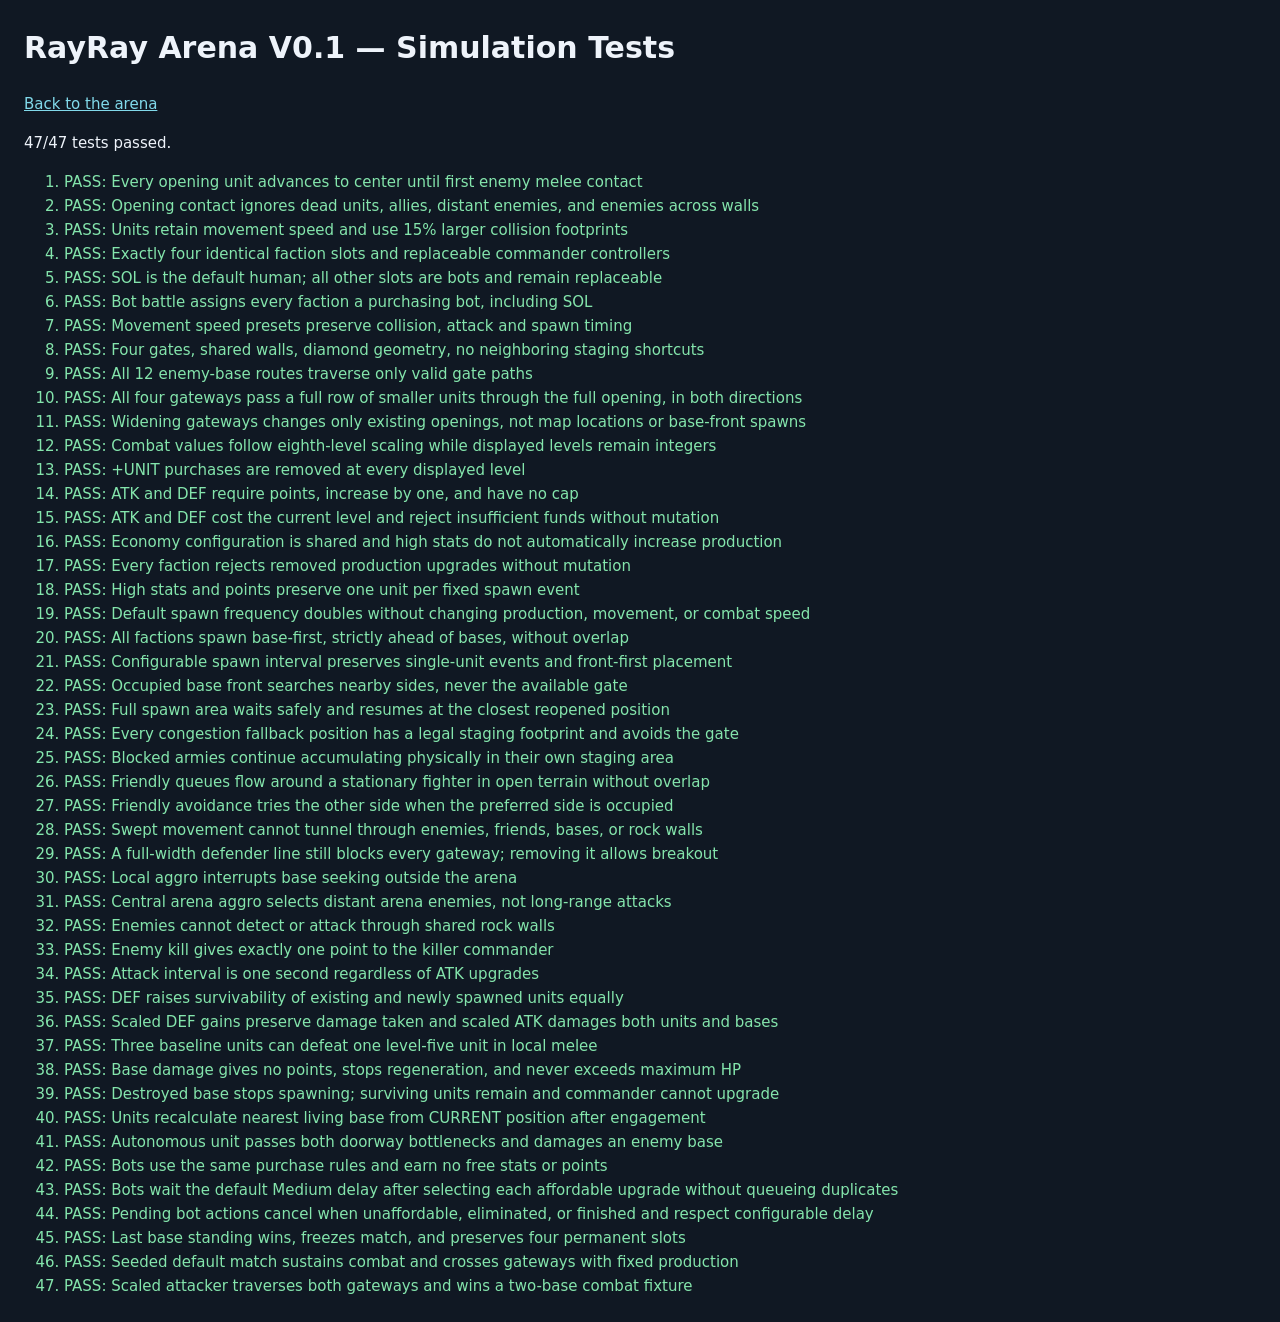
<file: assets/Chat Icons/RayRay-game/tests.html>
<!doctype html>
<html lang="en">
  <head>
    <meta charset="utf-8" />
    <meta name="viewport" content="width=device-width, initial-scale=1" />
    <title>RayRay Arena Simulation Tests</title>
    <script src="simulation.js" defer></script>
    <script src="controllers.js" defer></script>
    <script src="tests.js" defer></script>
    <style>
      body { background: #101823; color: #eef3fa; font: 15px/1.6 system-ui; margin: 24px; }
      a { color: #81d9ea; }
      .pass { color: #84e5ac; }
      .fail { color: #ff9b96; }
      pre { white-space: pre-wrap; }
    </style>
  </head>
  <body>
    <h1>RayRay Arena V0.1 — Simulation Tests</h1>
    <p><a href="index.html">Back to the arena</a></p>
    <p id="summary" role="status">Running…</p>
    <ol id="results"></ol>
  </body>
</html>
</file>
<file: style.css>
:root {
  color-scheme: dark;
  --space: #0b1120;
  --space-raised: #121b2c;
  --space-soft: #172338;
  --ink: #17212b;
  --muted: #aab4c3;
  --paper: #f1f3f1;
  --white: #f8fbff;
  --aqua: #6df1d0;
  --cyan: #51d4e4;
  --violet: #ad91ff;
  --line-dark: rgb(255 255 255 / 13%);
  --line-light: rgb(23 33 43 / 12%);
  --content-width: 1200px;
}

* {
  box-sizing: border-box;
}

html {
  scroll-behavior: smooth;
  scroll-padding-top: 6rem;
}

body {
  margin: 0;
  background: var(--space);
  color: var(--white);
  font-family:
    Inter, ui-sans-serif, system-ui, -apple-system, BlinkMacSystemFont, "Segoe UI",
    sans-serif;
  -webkit-font-smoothing: antialiased;
}

a {
  color: inherit;
}

a:focus-visible,
summary:focus-visible,
.copy-address:focus-visible {
  outline: 3px solid var(--aqua);
  outline-offset: 5px;
}

img {
  display: block;
  max-width: 100%;
}

.content-width {
  width: min(var(--content-width), calc(100% - 3rem));
  margin-inline: auto;
}

.skip-link {
  position: absolute;
  z-index: 20;
  top: 0.75rem;
  left: 0.75rem;
  padding: 0.8rem 1rem;
  transform: translateY(-160%);
  border-radius: 0.5rem;
  background: var(--white);
  color: var(--space);
  font-weight: 750;
}

.skip-link:focus {
  transform: translateY(0);
}

.site-header {
  position: sticky;
  z-index: 10;
  top: 0;
  border-bottom: 1px solid var(--line-dark);
  background: rgb(11 17 32 / 94%);
  backdrop-filter: blur(16px);
}

.header-inner {
  display: flex;
  min-height: 76px;
  align-items: center;
  justify-content: space-between;
  gap: 1.25rem;
}

.wordmark {
  display: inline-flex;
  flex: 0 0 auto;
  align-items: center;
  gap: 0.65rem;
  color: var(--white);
  font-size: 0.9rem;
  font-weight: 800;
  letter-spacing: 0.13em;
  text-decoration: none;
}

.wordmark-icon {
  display: grid;
  width: 2rem;
  aspect-ratio: 1;
  place-items: center;
  border: 1px solid rgb(109 241 208 / 45%);
  border-radius: 50%;
  background: linear-gradient(140deg, rgb(81 212 228 / 25%), rgb(173 145 255 / 26%));
  color: var(--aqua);
  font-family: Georgia, serif;
  font-size: 1rem;
  letter-spacing: 0;
}

.desktop-nav {
  display: flex;
  align-items: center;
  gap: clamp(0.9rem, 2vw, 1.8rem);
  margin-left: auto;
}

.desktop-nav a,
.mobile-menu nav a {
  color: #d7dce5;
  font-size: 0.8rem;
  font-weight: 560;
  text-decoration: none;
  transition: color 160ms ease;
}

.desktop-nav a:hover,
.mobile-menu nav a:hover,
.desktop-nav a[aria-current="location"],
.mobile-menu nav a[aria-current="location"] {
  color: var(--aqua);
}

.launch-status,
.console-state {
  display: inline-flex;
  min-height: 2rem;
  flex: 0 0 auto;
  align-items: center;
  gap: 0.55rem;
  padding: 0 0.75rem;
  border: 1px solid var(--line-dark);
  border-radius: 999px;
  color: #d8dce4;
  font-size: 0.68rem;
  font-weight: 700;
  letter-spacing: 0.07em;
  text-transform: uppercase;
}

.status-dot {
  width: 0.42rem;
  aspect-ratio: 1;
  border-radius: 50%;
  background: var(--aqua);
  box-shadow: 0 0 0.65rem rgb(109 241 208 / 55%);
}

.mobile-menu {
  display: none;
}

.mobile-menu:not([open]) nav,
.mission-map:not([open]) nav {
  display: none;
}

.hero {
  position: relative;
  overflow: hidden;
  background:
    radial-gradient(ellipse at 74% 40%, rgb(91 70 157 / 21%), transparent 36rem),
    radial-gradient(ellipse at 83% 84%, rgb(34 164 160 / 13%), transparent 30rem),
    var(--space);
}

.hero::before,
.hero::after {
  position: absolute;
  border: 1px solid rgb(132 151 186 / 9%);
  border-radius: 50%;
  content: "";
  pointer-events: none;
}

.hero::before {
  top: 3%;
  right: -14rem;
  width: 34rem;
  aspect-ratio: 1;
}

.hero::after {
  right: -26rem;
  bottom: -34rem;
  width: 58rem;
  aspect-ratio: 1;
}

.hero-inner {
  position: relative;
  z-index: 1;
  display: grid;
  min-height: min(790px, calc(100svh - 76px));
  grid-template-columns: minmax(0, 0.78fr) minmax(0, 1.22fr);
  align-items: center;
  gap: clamp(2rem, 5vw, 5rem);
  padding-block: 4.5rem;
}

.hero-copy {
  max-width: 480px;
  padding-bottom: 1rem;
}

.eyebrow {
  display: flex;
  align-items: center;
  gap: 0.65rem;
  margin: 0 0 1.25rem;
  color: #b7c1cc;
  font-size: 0.7rem;
  font-weight: 720;
  letter-spacing: 0.13em;
  text-transform: uppercase;
}

.eyebrow-line {
  display: inline-block;
  width: 1.7rem;
  height: 1px;
  flex: 0 0 auto;
  background: linear-gradient(90deg, var(--aqua), var(--violet));
}

h1,
h2,
h3,
p {
  margin-top: 0;
}

h1 {
  max-width: 8ch;
  margin-bottom: 1.3rem;
  color: var(--white);
  font-size: clamp(3.2rem, 6.3vw, 6.1rem);
  font-weight: 760;
  letter-spacing: -0.075em;
  line-height: 0.96;
  text-wrap: balance;
  text-transform: uppercase;
}

.hero-intro {
  margin-bottom: 0.45rem;
  color: var(--aqua);
  font-size: 1.1rem;
  font-weight: 720;
}

.hero-description {
  max-width: 30rem;
  margin-bottom: 1.2rem;
  color: #d4d8e1;
  font-size: clamp(1rem, 1.35vw, 1.12rem);
  line-height: 1.75;
}

.hero-question {
  margin-bottom: 0.25rem;
  color: #aeb8c7;
  font-size: 0.9rem;
  line-height: 1.65;
}

.hero-question strong {
  display: block;
  color: var(--white);
  font-size: 1.05rem;
  font-weight: 760;
  letter-spacing: 0.035em;
}

.hero-answer {
  margin-bottom: 1.6rem;
  color: #b7c1cc;
  font-size: 0.98rem;
  font-style: italic;
}

.home-card {
  margin-bottom: 1.4rem;
  padding: 1rem;
  border: 1px solid var(--line-dark);
  border-radius: 0.55rem;
  background: rgb(18 27 44 / 64%);
}

.home-card h2 {
  margin-bottom: 0.7rem;
  color: var(--white);
  font-size: 0.95rem;
  font-weight: 720;
}

.home-details {
  display: grid;
  gap: 0.38rem;
  margin: 0;
  color: #d4d8e1;
  font-size: 0.78rem;
  line-height: 1.5;
}

.home-details > div {
  display: grid;
  grid-template-columns: 7rem minmax(0, 1fr);
  gap: 0.5rem;
}

.home-details dt {
  color: #aeb8c7;
}

.home-details dd {
  min-width: 0;
  margin: 0;
}

.home-address-row dd {
  display: flex;
  align-items: flex-start;
  flex-wrap: wrap;
  gap: 0.3rem 0.55rem;
}

.home-address {
  min-width: 0;
  overflow-wrap: anywhere;
  color: var(--aqua);
  font-family: inherit;
}

.copy-address {
  padding: 0;
  border: 0;
  background: none;
  color: var(--aqua);
  cursor: pointer;
  font: inherit;
  font-size: 0.65rem;
  font-weight: 720;
  letter-spacing: 0.04em;
  text-transform: uppercase;
}

.copy-address:hover,
.birthplace-link:hover,
.home-follow a:hover {
  color: var(--white);
}

.home-follow {
  margin: 0.65rem 0 0;
  color: #d4d8e1;
  font-size: 0.76rem;
  overflow-wrap: anywhere;
}

.home-follow a,
.birthplace-link {
  color: var(--aqua);
  text-decoration: none;
}

.copy-status {
  min-height: 1em;
  margin: 0.25rem 0 0;
  color: #b7c1cc;
  font-size: 0.68rem;
}

.birthplace-link {
  display: inline-block;
  margin-top: 0.2rem;
  font-size: 0.76rem;
  font-weight: 700;
}

.scroll-link {
  display: inline-flex;
  min-height: 3rem;
  align-items: center;
  gap: 1rem;
  padding: 0 1.1rem;
  border: 1px solid rgb(109 241 208 / 48%);
  border-radius: 0.45rem;
  background: rgb(109 241 208 / 6%);
  color: var(--aqua);
  font-size: 0.87rem;
  font-weight: 700;
  text-decoration: none;
  transition:
    background-color 160ms ease,
    border-color 160ms ease;
}

.scroll-link:hover {
  border-color: var(--aqua);
  background: rgb(109 241 208 / 13%);
}

.scroll-link span {
  font-size: 1.1rem;
}

.hero-art {
  width: 100%;
  max-width: 700px;
  justify-self: end;
  margin: 0;
}

.hero-art img {
  width: 100%;
  height: auto;
  border: 1px solid rgb(255 255 255 / 15%);
  border-radius: 1.1rem;
  box-shadow:
    0 2.5rem 6rem rgb(0 0 0 / 40%),
    0 0 4rem rgb(173 145 255 / 14%);
}

.hero-art figcaption {
  display: flex;
  align-items: center;
  gap: 0.5rem;
  padding: 0.75rem 0.3rem 0;
  color: #c9cfe0;
  font-size: 0.8rem;
  font-style: italic;
}

.caption-star {
  color: var(--aqua);
  font-style: normal;
}

.light-section {
  background:
    radial-gradient(ellipse at 95% 0%, rgb(81 212 228 / 9%), transparent 34rem),
    var(--paper);
  color: var(--ink);
}

.eyebrow-dark {
  color: #596675;
}

h2 {
  margin-bottom: 1.2rem;
  font-size: clamp(2.6rem, 5vw, 4.7rem);
  font-weight: 750;
  letter-spacing: -0.07em;
  line-height: 1;
  text-wrap: balance;
  text-transform: uppercase;
}

.status-fact dt {
  margin-bottom: 0.4rem;
  color: #aeb9ca;
  font-size: 0.67rem;
  font-weight: 760;
  letter-spacing: 0.11em;
  text-transform: uppercase;
}

.journey-section {
  overflow: hidden;
  padding: clamp(5.5rem, 10vw, 9rem) 0 2rem;
  background:
    radial-gradient(ellipse at 8% 12%, rgb(45 83 126 / 18%), transparent 34rem),
    var(--space);
}

.journey-heading {
  max-width: 800px;
}

.journey-heading h2 {
  margin-bottom: 1rem;
  color: var(--white);
  font-size: clamp(3.3rem, 8vw, 6rem);
}

.journey-lead {
  margin-bottom: 0;
  color: var(--aqua);
  font-size: clamp(1.05rem, 2vw, 1.35rem);
  font-weight: 650;
  line-height: 1.6;
}

.journey-chapters {
  width: min(1500px, calc(100% - 3rem));
  margin: clamp(2rem, 4vw, 3rem) auto 0;
  padding: 0;
  list-style: none;
}

.journey-stop {
  padding-block: clamp(3.5rem, 7vw, 6rem);
  border-top: 1px solid var(--line-dark);
}

.journey-stop:first-child {
  padding-top: 2rem;
}

.chapter {
  display: grid;
  grid-template-columns: minmax(0, 1.25fr) minmax(260px, 0.75fr);
  align-items: center;
  gap: clamp(2rem, 5vw, 4rem);
}

.chapter-reverse {
  grid-template-columns: minmax(260px, 0.75fr) minmax(0, 1.25fr);
}

.chapter-reverse .chapter-art {
  order: 2;
}

.chapter-reverse .chapter-copy {
  order: 1;
}

.chapter-art {
  display: grid;
  width: 100%;
  max-width: 900px;
  aspect-ratio: 3 / 2;
  place-items: center;
  min-width: 0;
  min-height: 0;
  margin: 0;
  padding: clamp(0.65rem, 1.5vw, 1.1rem);
  border: 1px solid rgb(255 255 255 / 15%);
  border-radius: 0.9rem;
  background: linear-gradient(145deg, rgb(255 255 255 / 4%), rgb(15 24 40 / 72%));
  box-shadow: 0 2rem 5rem rgb(0 0 0 / 30%);
}

.chapter-art img {
  width: auto;
  height: auto;
  max-width: 100%;
  max-height: 100%;
  object-fit: contain;
  border-radius: 0.35rem;
}

.chapter-copy {
  max-width: 520px;
  padding: 1rem 0;
}

.chapter-copy h3 {
  margin-bottom: 1.25rem;
  color: var(--white);
  font-size: clamp(2.2rem, 4.2vw, 3.65rem);
  font-weight: 720;
  letter-spacing: -0.065em;
  line-height: 1;
  text-wrap: balance;
  text-transform: uppercase;
}

.chapter-index {
  display: block;
  margin-bottom: 0.65rem;
  color: var(--aqua);
  font-size: 0.78rem;
  font-weight: 760;
  letter-spacing: 0.13em;
  line-height: 1.4;
}

.chapter-copy > p {
  margin-bottom: 0.8rem;
  color: #d0d7e2;
  font-size: 0.98rem;
  line-height: 1.75;
}

.chapter-copy .chapter-voice {
  margin-top: 1.2rem;
  color: var(--aqua);
  font-style: italic;
}

.chapter-copy .chapter-aside {
  color: #aeb8c7;
  font-size: 0.88rem;
  font-style: italic;
}

.chapter-copy .chapter-question {
  margin-top: 1.2rem;
  color: var(--white);
  font-weight: 760;
  letter-spacing: 0.04em;
}

.chapter-copy .plausible-tag {
  display: inline-block;
  margin-block: 0.25rem 0.5rem;
  padding: 0.45rem 0.65rem;
  border: 1px solid rgb(109 241 208 / 30%);
  border-radius: 999px;
  background: rgb(109 241 208 / 6%);
  color: var(--aqua);
  font-size: 0.76rem;
  font-weight: 680;
}

.chapter-copy .chapter-state {
  display: inline-flex;
  align-items: center;
  gap: 0.35rem;
  margin-top: 0.9rem;
  margin-bottom: 0;
  padding: 0.45rem 0.7rem;
  border: 1px solid rgb(255 255 255 / 17%);
  border-radius: 999px;
  color: #c1cad6;
  font-size: 0.7rem;
  font-weight: 700;
  letter-spacing: 0.045em;
}

.chapter-copy .chapter-state-future {
  border-color: rgb(255 194 112 / 35%);
  background: rgb(255 194 112 / 7%);
  color: #ffd18c;
}

.dreams-section {
  position: relative;
  overflow: hidden;
  background:
    radial-gradient(ellipse at 50% 70%, rgb(90 56 160 / 24%), transparent 38rem),
    radial-gradient(ellipse at 88% 26%, rgb(41 139 157 / 13%), transparent 34rem),
    #101329;
}

.dreams-inner {
  display: flex;
  flex-direction: column;
  align-items: stretch;
  gap: clamp(1.5rem, 3vw, 2.5rem);
  padding-block: clamp(5.5rem, 10vw, 9rem);
}

.dreams-copy {
  max-width: 56rem;
}

.dreams-copy h2 {
  color: var(--white);
}

.dreams-copy > p:not(.eyebrow) {
  max-width: 34rem;
  margin-bottom: 0.85rem;
  color: #d2d8e4;
  font-size: 0.98rem;
  line-height: 1.8;
}

.dreams-art {
  width: 100%;
  margin: 0;
}

.dreams-art img {
  width: 100%;
  height: auto;
  object-fit: contain;
  border: 1px solid rgb(255 255 255 / 15%);
  border-radius: 0.9rem;
  box-shadow: 0 2rem 5rem rgb(0 0 0 / 32%);
}

.dreams-note {
  align-self: flex-end;
  margin: -1.5rem 0 0;
  color: #bfc7d7;
  font-size: 0.82rem;
  font-style: italic;
}

.flight-inner {
  display: grid;
  grid-template-columns: minmax(240px, 0.72fr) minmax(0, 1.28fr);
  align-items: start;
  column-gap: clamp(2.5rem, 7vw, 7rem);
  padding-block: clamp(5.5rem, 10vw, 9rem);
}

.flight-heading h2 {
  color: var(--white);
}

.flight-heading > p:not(.eyebrow) {
  margin-bottom: 0.6rem;
  color: #d0d7e2;
  font-size: 0.98rem;
  line-height: 1.65;
}

.status-console {
  overflow: hidden;
  border: 1px solid rgb(109 241 208 / 22%);
  border-radius: 0.9rem;
  background: rgb(18 27 44 / 84%);
  box-shadow:
    0 1.5rem 4rem rgb(0 0 0 / 24%),
    0 0 2.5rem rgb(81 212 228 / 5%);
}

.console-heading {
  display: flex;
  align-items: center;
  justify-content: space-between;
  gap: 1rem;
  padding: 1.5rem;
  border-bottom: 1px solid var(--line-dark);
  background:
    radial-gradient(ellipse at 100% 0%, rgb(81 212 228 / 10%), transparent 22rem),
    rgb(255 255 255 / 3%);
}

.console-kicker {
  margin-bottom: 0.4rem;
  color: #aeb9ca;
  font-size: 0.65rem;
  font-weight: 760;
  letter-spacing: 0.12em;
  text-transform: uppercase;
}

.console-heading h3 {
  margin: 0;
  color: var(--white);
  font-size: 1.35rem;
  letter-spacing: 0.07em;
}

.console-heading h3 span {
  margin-left: 0.35rem;
  color: var(--aqua);
  font-size: 0.83rem;
  letter-spacing: 0.025em;
}

.console-state {
  min-height: 2.1rem;
  border-color: rgb(109 241 208 / 28%);
  background: rgb(109 241 208 / 8%);
  color: #b7ffe9;
  white-space: nowrap;
}

.console-state .status-dot {
  background: var(--aqua);
  box-shadow: none;
}

.status-grid {
  display: grid;
  grid-template-columns: repeat(2, minmax(0, 1fr));
  margin: 0;
  padding: 0.6rem 1.5rem 1rem;
}

.status-fact {
  min-width: 0;
  padding: 1rem 0.55rem;
  border-bottom: 1px solid var(--line-dark);
}

.status-fact-wide {
  grid-column: 1 / -1;
  border-bottom: 0;
}

.status-fact dd {
  margin: 0;
  color: var(--white);
  font-size: 0.96rem;
  font-weight: 670;
  line-height: 1.5;
  overflow-wrap: anywhere;
}

.official-mint {
  display: flex;
  align-items: baseline;
  flex-wrap: wrap;
  gap: 0.35rem 0.65rem;
}

.official-mint code {
  overflow-wrap: anywhere;
  font-family: inherit;
}

.status-footnote {
  grid-column: 1 / -1;
  margin-top: 1.8rem;
  text-align: center;
}

.status-footnote p {
  margin-bottom: 0.4rem;
  color: #c1cad6;
  font-size: 0.92rem;
}

.status-footnote .adventure-state {
  margin-bottom: 0;
  color: var(--white);
  font-weight: 720;
}

.supplies-section {
  background:
    radial-gradient(ellipse at 12% 18%, rgb(45 83 126 / 18%), transparent 34rem),
    var(--space);
}

.supplies-inner {
  padding-block: clamp(5.5rem, 10vw, 9rem);
}

.supplies-inner > h2 {
  max-width: 1000px;
  margin-bottom: clamp(2rem, 5vw, 4rem);
  color: var(--white);
}

.supplies-layout {
  display: grid;
  grid-template-areas:
    "art transmission"
    "record transmission";
  grid-template-columns: minmax(0, 0.9fr) minmax(0, 1.1fr);
  grid-template-rows: max-content minmax(0, 1fr);
  align-items: start;
  gap: clamp(1.5rem, 4vw, 3.5rem);
}

.supplies-art {
  grid-area: art;
  min-width: 0;
  margin: 0;
}

.supplies-art img {
  width: 100%;
  height: auto;
  object-fit: contain;
  border: 1px solid rgb(255 255 255 / 15%);
  border-radius: 0.9rem;
  box-shadow: 0 2rem 5rem rgb(0 0 0 / 32%);
}

.transmission,
.supply-record {
  min-width: 0;
  padding: clamp(1.1rem, 2.5vw, 1.8rem);
  border: 1px solid var(--line-dark);
  border-radius: 0.9rem;
  background: rgb(18 27 44 / 76%);
}

.transmission {
  grid-area: transmission;
}

.transmission h3,
.supply-record h3 {
  margin: 0 0 1.25rem;
  color: var(--aqua);
  font-size: clamp(1rem, 1.7vw, 1.2rem);
  font-weight: 760;
  letter-spacing: 0.035em;
  line-height: 1.5;
}

.transmission-turn {
  display: flex;
  align-items: flex-end;
  gap: 0.65rem;
  margin-top: 1rem;
}

.transmission-turn.transmission-me {
  flex-direction: row-reverse;
}

.chat-avatar {
  width: 52px;
  height: 52px;
  flex: 0 0 auto;
  border: 2px solid #e8bd62;
  border-radius: 50%;
  background: #0b1120;
  object-fit: cover;
}

.transmission-rayray .chat-avatar {
  border-color: var(--aqua);
}

.chat-bubble {
  max-width: min(88%, 38rem);
  min-width: 0;
  padding: 0.8rem 1rem;
  border: 1px solid rgb(232 189 98 / 40%);
  border-radius: 1rem 1rem 0.25rem 1rem;
  background: rgb(73 57 32 / 46%);
  color: #f2e7ce;
  line-height: 1.65;
  overflow-wrap: anywhere;
}

.transmission-rayray .chat-bubble {
  border-color: rgb(109 241 208 / 27%);
  border-radius: 1rem 1rem 1rem 0.25rem;
  background: rgb(25 50 61 / 74%);
  color: #d8f6f0;
}

.chat-bubble p {
  margin: 0 0 0.65rem;
}

.chat-bubble p:last-child {
  margin-bottom: 0;
}

.supply-record {
  grid-area: record;
  align-self: start;
  margin-top: 0;
  border-color: rgb(232 189 98 / 38%);
  background:
    radial-gradient(ellipse at 100% 0%, rgb(232 189 98 / 10%), transparent 22rem),
    rgb(18 27 44 / 92%);
  box-shadow: 0 1.5rem 4rem rgb(0 0 0 / 24%);
}

.supply-kicker {
  margin: 0 0 0.4rem;
  color: #e8bd62;
  font-size: 0.72rem;
  font-weight: 780;
  letter-spacing: 0.12em;
}

.supply-record h3 {
  margin-bottom: 1rem;
  color: var(--white);
}

.supply-lock-status {
  margin: 0;
  color: #e8bd62;
  font-size: 1rem;
  font-weight: 820;
  letter-spacing: 0.08em;
}

.supply-lock-amount {
  margin: 0.45rem 0 1.25rem;
  color: var(--white);
  font-size: clamp(1.2rem, 2vw, 1.8rem);
  font-weight: 780;
  line-height: 1.3;
  overflow-wrap: anywhere;
}

.supply-facts {
  display: grid;
  grid-template-columns: repeat(3, minmax(0, 1fr));
  gap: 0.8rem 1.25rem;
  margin: 0;
}

.supply-facts > div {
  min-width: 0;
  padding-bottom: 0.7rem;
  border-bottom: 1px solid var(--line-dark);
}

.supply-facts dt {
  margin-bottom: 0.25rem;
  color: #aeb9ca;
  font-size: 0.65rem;
  font-weight: 760;
  letter-spacing: 0.07em;
  text-transform: uppercase;
}

.supply-facts dd {
  margin: 0;
  color: var(--white);
  font-size: 0.86rem;
  font-weight: 620;
  line-height: 1.5;
  overflow-wrap: anywhere;
}

.supply-verification {
  display: inline-flex;
  max-width: 100%;
  min-height: 2.8rem;
  align-items: center;
  justify-content: center;
  margin-top: 1.25rem;
  padding: 0.65rem 1rem;
  border: 1px solid rgb(232 189 98 / 54%);
  border-radius: 0.45rem;
  background: rgb(232 189 98 / 9%);
  color: #f0cf83;
  font-size: 0.82rem;
  font-weight: 720;
  line-height: 1.5;
  overflow-wrap: anywhere;
  text-decoration: none;
  transition:
    background-color 160ms ease,
    border-color 160ms ease,
    color 160ms ease;
}

.supply-verification:hover {
  border-color: #e8bd62;
  background: rgb(232 189 98 / 16%);
  color: var(--white);
}

.supply-signoff {
  margin: 1.4rem 0 0;
  color: var(--aqua);
  font-size: 0.94rem;
}

.mission-section {
  background:
    radial-gradient(ellipse at 81% 22%, rgb(91 70 157 / 18%), transparent 35rem),
    var(--space);
}

.mission-inner {
  padding-block: clamp(6rem, 12vw, 10rem);
  text-align: center;
}

.mission-inner > .eyebrow {
  justify-content: center;
}

.mission-inner h2 {
  max-width: 900px;
  margin: 0 auto clamp(3rem, 7vw, 5rem);
  color: var(--white);
  font-size: clamp(2.8rem, 7vw, 5.8rem);
}

.mission-prose {
  max-width: 700px;
  margin-inline: auto;
  color: #d1d8e2;
  font-size: clamp(1rem, 1.7vw, 1.14rem);
  line-height: 1.9;
}

.mission-prose p {
  margin-bottom: 1.8rem;
}

.mission-prose .mission-lead {
  color: var(--aqua);
  font-size: 1.25rem;
  font-weight: 700;
}

.mission-prose .mission-quote {
  color: var(--white);
  font-size: clamp(1.3rem, 3vw, 2rem);
  font-style: italic;
  font-weight: 560;
  line-height: 1.5;
}

.mission-prose .mission-core {
  margin-top: 3rem;
  color: var(--aqua);
  font-size: 1.08rem;
  font-weight: 720;
}

.mission-prose .mission-question {
  margin: 2.5rem 0 0.25rem;
  color: var(--white);
  font-size: 1.05rem;
  font-weight: 760;
  letter-spacing: 0.06em;
}

.mission-prose .mission-answer {
  color: #c0c9d6;
  font-style: italic;
}

.manual-invitation {
  max-width: 700px;
  margin: clamp(3rem, 7vw, 5rem) auto 0;
  padding: 1.5rem 1.75rem;
  border: 1px solid rgb(109 241 208 / 22%);
  border-radius: 0.75rem;
  background: rgb(18 27 44 / 58%);
  text-align: left;
}

.manual-invitation-title {
  margin-bottom: 0.6rem;
  color: var(--aqua);
  font-size: 0.73rem;
  font-weight: 760;
  letter-spacing: 0.12em;
  text-transform: uppercase;
}

.manual-invitation > p:not(.manual-invitation-title) {
  margin-bottom: 0.65rem;
  color: #cbd4df;
  font-size: 0.88rem;
  line-height: 1.7;
}

.manual-invitation a {
  display: inline-flex;
  align-items: center;
  gap: 0.55rem;
  margin-top: 0.25rem;
  color: var(--aqua);
  font-size: 0.86rem;
  font-weight: 700;
  text-decoration: none;
}

.manual-invitation a:hover {
  color: var(--white);
}

.manual-page {
  background:
    radial-gradient(ellipse at 85% 4%, rgb(91 70 157 / 16%), transparent 34rem),
    var(--space);
}

.manual-topbar {
  border-bottom: 1px solid var(--line-dark);
  background: rgb(11 17 32 / 72%);
}

.manual-topbar-inner {
  display: flex;
  min-height: 4.5rem;
  align-items: center;
  justify-content: space-between;
}

.manual-back-link {
  color: #d3dbe6;
  font-size: 0.86rem;
  font-weight: 650;
  text-decoration: none;
}

.manual-back-link:hover {
  color: var(--aqua);
}

.manual-layout {
  max-width: 1000px;
  padding-block: clamp(3.5rem, 8vw, 6.5rem) 7rem;
}

.manual-cover {
  margin-bottom: clamp(3rem, 7vw, 5rem);
  padding-bottom: 2rem;
  border-bottom: 1px solid var(--line-dark);
}

.manual-cover h1 {
  max-width: 14ch;
  margin-bottom: 1.1rem;
  font-size: clamp(2.6rem, 6vw, 4.8rem);
  line-height: 1.02;
}

.manual-status {
  display: inline-flex;
  min-height: 2rem;
  align-items: center;
  margin-bottom: 1.2rem;
  padding: 0 0.75rem;
  border: 1px solid rgb(109 241 208 / 30%);
  border-radius: 999px;
  background: rgb(109 241 208 / 7%);
  color: var(--aqua);
  font-size: 0.7rem;
  font-weight: 760;
  letter-spacing: 0.09em;
}

.manual-subtitle {
  margin-bottom: 0;
  color: #c5ceda;
  font-size: clamp(1rem, 2vw, 1.25rem);
  line-height: 1.7;
}

.manual-document {
  color: #d1d8e2;
  font-size: 1rem;
  line-height: 1.85;
  overflow-wrap: anywhere;
}

.manual-document h2 {
  max-width: none;
  margin: 3.25rem 0 1.3rem;
  padding-top: 1.5rem;
  border-top: 1px solid var(--line-dark);
  color: var(--white);
  font-size: clamp(1.7rem, 3.5vw, 2.45rem);
  line-height: 1.15;
  letter-spacing: -0.045em;
  text-transform: none;
}

.manual-document h3 {
  margin: 2rem 0 0.85rem;
  color: var(--aqua);
  font-size: 1.1rem;
  font-weight: 720;
  letter-spacing: 0.01em;
}

.manual-document p {
  max-width: 78ch;
  margin-bottom: 1.1rem;
}

.manual-document ul {
  display: grid;
  gap: 0.4rem;
  margin: 0.8rem 0 1.5rem;
  padding-left: 1.4rem;
}

.manual-document li {
  padding-left: 0.25rem;
}

.manual-document li::marker {
  color: var(--aqua);
}

.manual-document blockquote {
  margin: 1.4rem 0;
  padding: 0.15rem 0 0.15rem 1.25rem;
  border-left: 2px solid var(--aqua);
  color: var(--white);
  font-size: 1.03rem;
}

.manual-document blockquote p {
  margin: 0.55rem 0;
}

.manual-document strong {
  color: var(--white);
  font-weight: 720;
}

.manual-document code {
  padding: 0.12em 0.35em;
  border: 1px solid var(--line-dark);
  border-radius: 0.25rem;
  background: rgb(255 255 255 / 5%);
  color: #b7ffe9;
  font-size: 0.9em;
  overflow-wrap: anywhere;
}

.manual-document a {
  color: var(--aqua);
  text-decoration-thickness: 1px;
  text-underline-offset: 0.2em;
  overflow-wrap: anywhere;
}

.manual-back-to-top {
  margin-top: 2.5rem;
  text-align: center;
}

.manual-document hr {
  height: 1px;
  margin: 2.5rem 0;
  border: 0;
  background: linear-gradient(90deg, var(--aqua), rgb(173 145 255 / 28%), transparent);
}

.friends-inner {
  display: grid;
  grid-template-columns: minmax(0, 1fr) minmax(240px, 0.8fr);
  align-items: center;
  gap: 2.5rem clamp(2rem, 7vw, 7rem);
  padding-block: clamp(5rem, 9vw, 8rem);
}

.friends-copy h2 {
  max-width: 12ch;
  color: var(--ink);
}

.friends-copy > p:not(.eyebrow) {
  max-width: 32rem;
  margin-bottom: 0.7rem;
  color: #4b5864;
  font-size: 1rem;
  line-height: 1.75;
}

.community-links {
  display: grid;
  gap: 0.8rem;
}

.community-channel {
  display: flex;
  min-height: 4.2rem;
  align-items: center;
  justify-content: space-between;
  gap: 1rem;
  padding: 0.85rem 1.1rem;
  border: 1px solid var(--line-light);
  border-radius: 0.65rem;
  background: rgb(255 255 255 / 75%);
  text-decoration: none;
  transition:
    border-color 160ms ease,
    background-color 160ms ease;
}

.community-channel:hover {
  border-color: rgb(23 33 43 / 28%);
  background: #fff;
}

.channel-name {
  color: var(--ink);
  font-size: 1rem;
  font-weight: 720;
}

.channel-status {
  color: #596675;
  font-size: 0.75rem;
  font-weight: 650;
}

.mission-control-note {
  grid-column: 2;
  margin: -1.6rem 0 0;
  color: #5a6672;
  font-size: 0.8rem;
  line-height: 1.6;
}

.mission-map {
  position: fixed;
  z-index: 8;
  right: max(1.5rem, calc((100vw - var(--content-width)) / 2));
  bottom: 1.5rem;
  width: max-content;
  max-width: calc(100vw - 2rem);
  visibility: hidden;
  opacity: 0;
  transform: translateY(0.5rem);
  border: 1px solid rgb(255 255 255 / 17%);
  border-radius: 0.65rem;
  background: rgb(18 27 44 / 96%);
  box-shadow: 0 1rem 3rem rgb(0 0 0 / 28%);
  transition:
    opacity 180ms ease,
    transform 180ms ease,
    visibility 180ms ease;
}

.mission-map.is-visible {
  visibility: visible;
  opacity: 1;
  transform: translateY(0);
}

.mission-map summary {
  display: flex;
  min-height: 3rem;
  align-items: center;
  gap: 0.65rem;
  padding: 0 0.95rem;
  color: var(--white);
  cursor: pointer;
  font-size: 0.75rem;
  font-weight: 760;
  letter-spacing: 0.1em;
  list-style: none;
  text-transform: uppercase;
}

.mission-map summary::-webkit-details-marker {
  display: none;
}

.map-mark {
  width: 0.55rem;
  aspect-ratio: 1;
  border: 1px solid var(--aqua);
  border-radius: 50%;
  box-shadow: 0 0 0.65rem rgb(109 241 208 / 45%);
}

.mission-map nav {
  display: grid;
  min-width: 12rem;
  gap: 0.1rem;
  padding: 0.4rem;
  border-top: 1px solid var(--line-dark);
}

.mission-map nav a {
  padding: 0.65rem 0.7rem;
  border-radius: 0.35rem;
  color: #d7dce5;
  font-size: 0.8rem;
  text-decoration: none;
}

.mission-map nav a:hover,
.mission-map nav a[aria-current="location"] {
  background: rgb(109 241 208 / 8%);
  color: var(--aqua);
}

.site-footer {
  border-top: 1px solid var(--line-dark);
  background: #080d18;
}

.footer-inner {
  display: grid;
  grid-template-columns: 1.1fr 1.4fr 1.3fr auto;
  align-items: start;
  gap: 2rem;
  padding-block: 2.5rem;
}

.footer-brand p {
  margin: 0.8rem 0 0;
  color: #aeb8c7;
  font-size: 0.76rem;
  line-height: 1.6;
}

.footer-disclosure {
  margin: 0;
  color: #aeb8c7;
  font-size: 0.72rem;
  line-height: 1.8;
}

.footer-links {
  display: grid;
  justify-items: start;
  gap: 0.6rem;
  color: #d5dbe5;
  font-size: 0.75rem;
}

.footer-links a,
.footer-links span {
  display: flex;
  flex-wrap: wrap;
  align-items: baseline;
  gap: 0.45rem;
}

.footer-links a {
  color: inherit;
  text-decoration: none;
}

.footer-links a:hover {
  color: var(--aqua);
}

.footer-links small {
  color: #8490a2;
  font-size: 0.65rem;
  overflow-wrap: anywhere;
}

.footer-mint {
  max-width: 100%;
}

.footer-mint .copy-address {
  color: var(--aqua);
}

.footer-signoff {
  text-align: right;
}

.footer-signoff p {
  margin: 0 0 0.3rem;
  color: var(--white);
  font-size: 0.76rem;
  font-weight: 740;
  letter-spacing: 0.06em;
}

.footer-signoff span {
  color: var(--aqua);
  font-size: 0.76rem;
  font-style: italic;
}

@media (max-width: 980px) {
  .desktop-nav {
    gap: 0.95rem;
  }

  .desktop-nav a {
    font-size: 0.74rem;
  }

  .launch-status {
    padding-inline: 0.6rem;
    font-size: 0.62rem;
  }

  .hero-inner {
    min-height: 0;
    gap: 2rem;
    padding-block: 4rem;
  }

  .chapter {
    grid-template-columns: minmax(240px, 0.75fr) minmax(0, 1.25fr);
    gap: 2.5rem;
  }

  .chapter-reverse {
    grid-template-columns: minmax(240px, 0.75fr) minmax(0, 1.25fr);
  }

  .footer-inner {
    grid-template-columns: repeat(2, minmax(0, 1fr));
  }
}

@media (max-width: 800px) {
  html {
    scroll-padding-top: 5rem;
  }

  .header-inner {
    min-height: 68px;
  }

  .desktop-nav {
    display: none;
  }

  .launch-status {
    margin-left: auto;
    margin-right: 0.2rem;
  }

  .mobile-menu {
    position: relative;
    display: block;
  }

  .mobile-menu summary {
    display: flex;
    min-height: 2.6rem;
    align-items: center;
    gap: 0.5rem;
    padding: 0 0.65rem;
    border: 1px solid var(--line-dark);
    border-radius: 0.4rem;
    color: var(--white);
    cursor: pointer;
    font-size: 0.77rem;
    font-weight: 650;
    list-style: none;
  }

  .mobile-menu summary::-webkit-details-marker {
    display: none;
  }

  .menu-lines,
  .menu-lines::before,
  .menu-lines::after {
    display: block;
    width: 1rem;
    height: 1px;
    background: var(--aqua);
  }

  .menu-lines {
    position: relative;
  }

  .menu-lines::before,
  .menu-lines::after {
    position: absolute;
    left: 0;
    content: "";
  }

  .menu-lines::before {
    top: -0.3rem;
  }

  .menu-lines::after {
    top: 0.3rem;
  }

  .mobile-menu nav {
    position: absolute;
    top: calc(100% + 0.5rem);
    right: 0;
    display: grid;
    min-width: 13rem;
    gap: 0.15rem;
    padding: 0.5rem;
    border: 1px solid var(--line-dark);
    border-radius: 0.55rem;
    background: #171d2d;
    box-shadow: 0 1rem 2rem rgb(0 0 0 / 28%);
  }

  .mobile-menu nav a {
    padding: 0.75rem;
    border-radius: 0.35rem;
  }

  .mobile-menu nav a:hover {
    background: rgb(109 241 208 / 8%);
  }

  .hero-inner {
    grid-template-columns: minmax(0, 1fr);
    gap: 2.5rem;
    padding-block: 3.7rem 3rem;
  }

  .hero-copy {
    max-width: 37rem;
    padding-bottom: 0;
  }

  h1 {
    max-width: 9ch;
    font-size: clamp(3.2rem, 10vw, 5.1rem);
  }

  .hero-art {
    width: min(100%, 45rem);
    justify-self: center;
  }

  .journey-chapters {
    width: min(100% - 2rem, 650px);
  }

  .chapter,
  .chapter-reverse {
    grid-template-columns: minmax(0, 1fr);
    gap: 2rem;
  }

  .chapter-reverse .chapter-art,
  .chapter-reverse .chapter-copy {
    order: initial;
  }

  .chapter-copy,
  .chapter-reverse .chapter-copy {
    max-width: none;
    padding: 0 0.25rem;
  }

  .flight-inner {
    grid-template-columns: minmax(0, 1fr);
    gap: 2rem;
  }

  .supplies-layout {
    grid-template-areas: none;
    grid-template-columns: minmax(0, 1fr);
    grid-template-rows: auto;
    gap: 1.5rem;
  }

  .supplies-art,
  .transmission,
  .supply-record {
    grid-area: auto;
  }

  .supplies-art img {
    width: min(100%, 48rem);
    margin-inline: auto;
  }

  .chat-avatar {
    width: clamp(2.4rem, 4vw, 3rem);
    height: clamp(2.4rem, 4vw, 3rem);
  }

  .supply-facts {
    grid-template-columns: repeat(2, minmax(0, 1fr));
  }

  .flight-heading {
    max-width: 34rem;
  }

  .status-footnote {
    margin-top: 0;
  }

  .friends-inner {
    grid-template-columns: minmax(0, 1fr);
    gap: 2rem;
  }

  .community-links {
    max-width: 38rem;
  }

  .mission-control-note {
    grid-column: 1;
    margin: -1.3rem 0 0;
  }

  .footer-inner {
    gap: 1.75rem;
  }
}

@media (max-width: 520px) {
  .content-width {
    width: calc(100% - 2rem);
  }

  .header-inner {
    gap: 0.35rem;
  }

  .wordmark {
    gap: 0.45rem;
    font-size: 0.75rem;
  }

  .wordmark-icon {
    width: 1.8rem;
  }

  .launch-status {
    min-height: 1.9rem;
    gap: 0.3rem;
    margin-right: 0;
    padding-inline: 0.3rem;
    font-size: 0.44rem;
    letter-spacing: 0.01em;
  }

  .menu-label {
    display: none;
  }

  .mobile-menu summary {
    min-width: 2.6rem;
    justify-content: center;
  }

  .hero-inner {
    padding-block: 3rem 2.7rem;
  }

  .home-details > .home-address-row {
    grid-column: 1 / -1;
    grid-template-columns: minmax(0, 1fr);
  }

  .eyebrow {
    margin-bottom: 1rem;
    font-size: 0.64rem;
  }

  h1 {
    margin-bottom: 1.1rem;
    font-size: clamp(2.9rem, 12vw, 4.4rem);
  }

  h2 {
    font-size: clamp(2.55rem, 10.2vw, 3.7rem);
  }

  .journey-section,
  .dreams-inner,
  .flight-inner,
  .supplies-inner,
  .mission-inner,
  .friends-inner {
    padding-block: 4.5rem;
  }

  .journey-heading h2 {
    font-size: 3.2rem;
  }

  .journey-chapters {
    width: calc(100% - 2rem);
    margin-top: 2rem;
  }

  .journey-stop {
    padding-block: 3rem;
  }

  .chapter-copy h3 {
    font-size: clamp(2.15rem, 9vw, 3rem);
  }

  .console-heading {
    align-items: flex-start;
    flex-direction: column;
    padding: 1.2rem;
  }

  .status-grid {
    padding: 0.4rem 0.8rem 0.8rem;
  }

  .status-fact {
    padding: 0.85rem 0.4rem;
  }

  .status-fact dd {
    font-size: 0.85rem;
  }

  .supply-facts {
    grid-template-columns: minmax(0, 1fr);
  }

  .mission-prose {
    font-size: 0.98rem;
    line-height: 1.8;
  }

  .mission-map {
    right: 0.75rem;
    bottom: 0.75rem;
  }

  .footer-inner {
    grid-template-columns: minmax(0, 1fr);
    gap: 1.4rem;
  }

  .footer-signoff {
    text-align: left;
  }
}

@media (prefers-reduced-motion: reduce) {
  *,
  *::before,
  *::after {
    scroll-behavior: auto !important;
    transition-duration: 0.01ms !important;
  }
}
</file>
